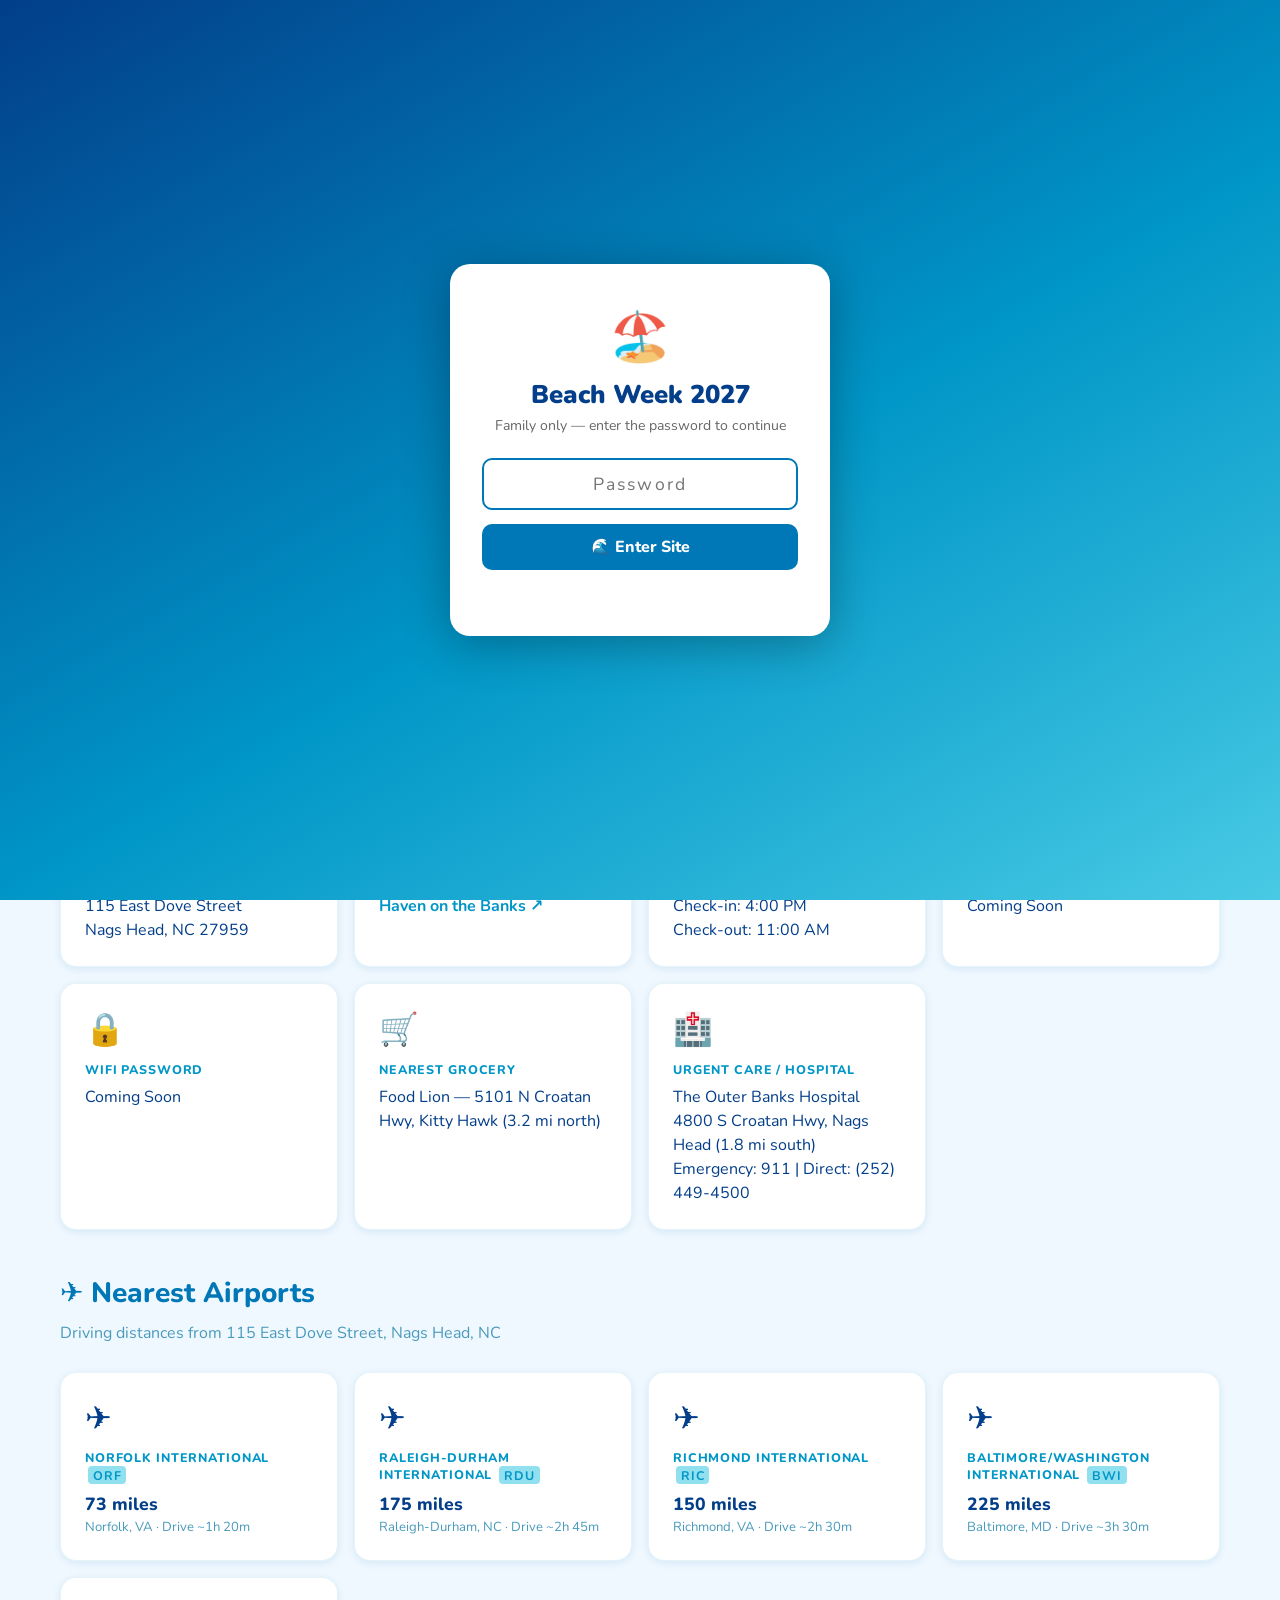
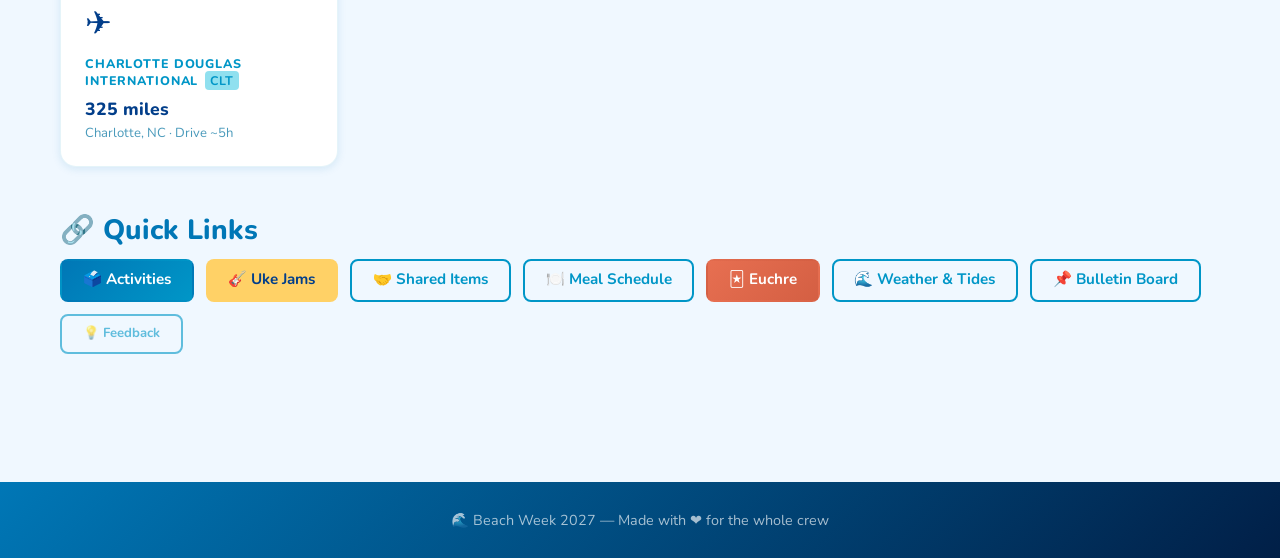
<file: index.html>
<!DOCTYPE html>
<html lang="en">
<head>
  <meta charset="UTF-8">
  <meta name="viewport" content="width=device-width, initial-scale=1.0">
  <title>Beach Week — Home</title>
  <link rel="stylesheet" href="styles.css">
  <script src="config.js"></script>
  <style>
    /* ── Easter Egg: Countdown Panic Mode ── */
    @keyframes panic-shake {
      0%,100% { transform: translate(0,0) rotate(0deg); }
      20%     { transform: translate(-5px, 2px) rotate(-2deg); }
      40%     { transform: translate(5px,-2px) rotate(2deg); }
      60%     { transform: translate(-4px, 3px) rotate(-1deg); }
      80%     { transform: translate(4px,-1px) rotate(1deg); }
    }
    @keyframes panic-flash {
      0%,100% { color: var(--coral); text-shadow: 0 0 18px rgba(231,111,81,0.9); }
      50%     { color: #e63946;      text-shadow: 0 0 30px rgba(230,57,70,1); }
    }
    @keyframes panic-label-pulse {
      0%,100% { transform: scale(1);    color: #e63946; }
      50%     { transform: scale(1.08); color: #ff6b35; }
    }
    .panic-mode {
      animation: panic-shake 0.12s infinite;
    }
    .panic-mode .countdown-value {
      animation: panic-flash 0.15s infinite !important;
      font-size: 3.2rem !important;
    }
    #countdownLabel.panic-label {
      animation: panic-label-pulse 0.2s infinite;
      font-size: 1.4rem !important;
      font-weight: 900;
    }
  </style>
</head>
<body>

  <!-- ── NAVIGATION ────────────────────────────── -->
  <nav class="navbar">
    <div class="nav-container">
      <div class="nav-brand" id="navBrand">🌊 Beach Week</div>
      <button class="nav-toggle" onclick="toggleNav()" aria-label="Open menu">☰</button>
      <ul class="nav-links" id="navLinks">
        <li><a href="index.html"      class="nav-link">🏠 Home</a></li>
        <li><a href="activities.html" class="nav-link">🗳️ Activities</a></li>
        <li><a href="uke.html"        class="nav-link">🎸 Uke Jams</a></li>
        <li><a href="packing.html"    class="nav-link">🤝 Shared Items</a></li>
        <li><a href="meals.html"      class="nav-link">🍽️ Meals</a></li>
        <li><a href="euchre.html"     class="nav-link">🃏 Euchre</a></li>
        <li><a href="weather.html"    class="nav-link">🌊 Weather/Tide</a></li>
        <li><a href="board.html"      class="nav-link">📌 Board</a></li>
        <li><a href="suggest.html"    class="nav-link nav-link-subtle">💡 Feedback</a></li>
      </ul>
    </div>
  </nav>

  <!-- ── HERO BANNER ───────────────────────────── -->
  <section class="hero">
    <h1 class="hero-title" id="heroTitle">🏖️ Beach Week</h1>
    <p class="hero-subtitle">The whole family, together again!</p>
    <p class="hero-dates" id="heroDates">📅 Loading dates…</p>
    <p class="hero-location" id="heroLocation">📍 Outer Banks, NC</p>
  </section>

  <!-- ── MAIN CONTENT ──────────────────────────── -->
  <main class="main-content">

    <!-- Countdown Timer -->
    <section class="countdown-section">
      <div class="countdown-label-text" id="countdownLabel">⏳ Counting down to beach week…</div>
      <div class="countdown-timer" id="countdownTimer">
        <div class="countdown-unit">
          <div class="countdown-value" id="cdDays">--</div>
          <div class="countdown-unit-label">Days</div>
        </div>
        <div class="countdown-unit">
          <div class="countdown-value" id="cdHours">--</div>
          <div class="countdown-unit-label">Hours</div>
        </div>
        <div class="countdown-unit">
          <div class="countdown-value" id="cdMinutes">--</div>
          <div class="countdown-unit-label">Mins</div>
        </div>
        <div class="countdown-unit">
          <div class="countdown-value" id="cdSeconds">--</div>
          <div class="countdown-unit-label">Secs</div>
        </div>
      </div>
      <p class="countdown-message hidden" id="countdownMsg"></p>
    </section>

    <!-- House Info Cards -->
    <section class="section">
      <h2 class="section-title">🏡 House Info &amp; Logistics</h2>
      <p class="section-subtitle">Everything you need for a smooth arrival and a great stay.</p>
      <div class="info-grid" id="infoGrid"></div>
    </section>

    <!-- Nearest Airports -->
    <section class="section">
      <h2 class="section-title">✈️ Nearest Airports</h2>
      <p class="section-subtitle">Driving distances from 115 East Dove Street, Nags Head, NC</p>
      <div class="info-grid" id="airportGrid"></div>
    </section>

    <!-- Quick Links -->
    <section class="section">
      <h2 class="section-title">🔗 Quick Links</h2>
      <div class="flex flex-wrap flex-gap">
        <a href="activities.html" class="btn btn-primary">🗳️ Activities</a>
        <a href="uke.html"        class="btn btn-secondary">🎸 Uke Jams</a>
        <a href="packing.html"    class="btn btn-ghost">🤝 Shared Items</a>
        <a href="meals.html"      class="btn btn-ghost">🍽️ Meal Schedule</a>
        <a href="euchre.html"     class="btn btn-coral">🃏 Euchre</a>
        <a href="weather.html"    class="btn btn-ghost">🌊 Weather &amp; Tides</a>
        <a href="board.html"      class="btn btn-ghost">📌 Bulletin Board</a>
        <a href="suggest.html"    class="btn btn-ghost" style="opacity:0.6;font-size:0.82rem;">💡 Feedback</a>
      </div>
    </section>

  </main>

  <!-- ── FOOTER ─────────────────────────────────── -->
  <footer class="site-footer">
    <p id="footerText">🌊 Beach Week — Made with ❤️ for the whole crew</p>
  </footer>

  <script>
    setNavBrand();
    setFooter();
    setActiveNav('index.html');

    // Hero content from config
    document.getElementById('heroTitle').innerHTML = `<span id="beachIcon" style="cursor:pointer;display:inline-block;" title="🌊">🏖️</span> ${siteName()}`;
    document.getElementById('heroDates').textContent    = `📅 ${CONFIG.dates.start} – ${CONFIG.dates.end}`;
    document.getElementById('heroLocation').textContent = `📍 ${CONFIG.location}`;
    document.title = `${siteName()} — Home`;

    // ── Info cards ────────────────────────────────
    const wifiComingSoon = CONFIG.house.wifi.network === 'Coming Soon';
    const CARDS = [
      { icon: '📍', title: 'House Address',        value: CONFIG.house.address },
      { icon: '🏠', title: 'Rental Website',       value: CONFIG.house.name, link: CONFIG.house.website },
      { icon: '🔑', title: 'Check-In / Check-Out', value: `Check-in: ${CONFIG.house.checkin}\nCheck-out: ${CONFIG.house.checkout}` },
      { icon: '📶', title: 'WiFi Network',          value: CONFIG.house.wifi.network,  mono: !wifiComingSoon },
      { icon: '🔒', title: 'WiFi Password',         value: CONFIG.house.wifi.password, mono: !wifiComingSoon },
      { icon: '🛒', title: 'Nearest Grocery',       value: CONFIG.house.grocery },
      { icon: '🏥', title: 'Urgent Care / Hospital',value: CONFIG.house.urgentCare }
    ];

    const grid = document.getElementById('infoGrid');
    CARDS.forEach(c => {
      const div = document.createElement('div');
      div.className = 'card';
      const valueHtml = c.link
        ? `<a href="${c.link}" target="_blank" rel="noopener" class="card-value" style="display:inline-block; color:var(--ocean-mid); font-weight:700;">${c.value} ↗</a>`
        : `<div class="card-value${c.mono ? ' mono' : ''}">${c.value}</div>`;
      div.innerHTML = `
        <div class="card-icon">${c.icon}</div>
        <div class="card-title">${c.title}</div>
        ${valueHtml}
      `;
      grid.appendChild(div);
    });

    // ── Nearest airports ──────────────────────────
    const AIRPORTS = [
      { code: 'ORF', name: 'Norfolk International',           city: 'Norfolk, VA',           miles: 73,  drive: '~1h 20m' },
      { code: 'RDU', name: 'Raleigh-Durham International',    city: 'Raleigh-Durham, NC',    miles: 175, drive: '~2h 45m' },
      { code: 'RIC', name: 'Richmond International',          city: 'Richmond, VA',          miles: 150, drive: '~2h 30m' },
      { code: 'BWI', name: 'Baltimore/Washington International', city: 'Baltimore, MD',       miles: 225, drive: '~3h 30m' },
      { code: 'CLT', name: 'Charlotte Douglas International', city: 'Charlotte, NC',         miles: 325, drive: '~5h' },
    ];

    const airportGrid = document.getElementById('airportGrid');
    AIRPORTS.forEach(ap => {
      const div = document.createElement('div');
      div.className = 'card';
      div.innerHTML = `
        <div class="card-icon">✈️</div>
        <div class="card-title">${ap.name} <span style="font-size:0.78rem;font-weight:700;color:var(--ocean-mid);background:var(--sky-blue);border-radius:4px;padding:0.05rem 0.3rem;margin-left:0.2rem;">${ap.code}</span></div>
        <div class="card-value" style="font-size:1.1rem;font-weight:800;color:var(--text-dark);">${ap.miles} miles</div>
        <div style="font-size:0.82rem;color:var(--text-light);margin-top:0.1rem;">${ap.city} · Drive ${ap.drive}</div>
      `;
      airportGrid.appendChild(div);
    });

    // ── Countdown timer ───────────────────────────
    function updateCountdown() {
      const target = new Date(CONFIG.dates.startISO + 'T16:00:00');
      const end    = new Date(CONFIG.dates.endISO   + 'T10:00:00');
      const now    = new Date();
      const timer  = document.getElementById('countdownTimer');
      const msg    = document.getElementById('countdownMsg');
      const label  = document.getElementById('countdownLabel');

      if (now >= target && now <= end) {
        timer.classList.add('hidden');
        msg.classList.remove('hidden');
        msg.textContent = '🎉 BEACH WEEK IS HERE! Enjoy every moment! 🌊';
        label.textContent = '🏖️ It\'s Beach Week!';
        return;
      }
      if (now > end) {
        timer.classList.add('hidden');
        msg.classList.remove('hidden');
        msg.textContent = '📸 What an amazing week — see you next year! 🌊';
        label.textContent = '😢 Until Next Year…';
        return;
      }

      const diff = target - now;
      const days    = Math.floor(diff / 864e5);
      const hours   = Math.floor((diff % 864e5) / 36e5);
      const minutes = Math.floor((diff % 36e5)  / 6e4);
      const seconds = Math.floor((diff % 6e4)   / 1e3);

      document.getElementById('cdDays').textContent    = String(days).padStart(2, '0');
      document.getElementById('cdHours').textContent   = String(hours).padStart(2, '0');
      document.getElementById('cdMinutes').textContent = String(minutes).padStart(2, '0');
      document.getElementById('cdSeconds').textContent = String(seconds).padStart(2, '0');
    }

    updateCountdown();
    setInterval(updateCountdown, 1000);

    // ── Easter Egg: Countdown Panic Mode ──────────
    (function() {
      let clicks    = 0;
      let active    = false;
      let resetTimer = null;
      const timerEl = document.getElementById('countdownTimer');
      const labelEl = document.getElementById('countdownLabel');

      timerEl.style.cursor = 'pointer';

      timerEl.addEventListener('click', function() {
        if (active) return;
        clicks++;
        // Reset click count if they stop clicking for 2.5s
        clearTimeout(resetTimer);
        resetTimer = setTimeout(() => { clicks = 0; }, 2500);
        if (clicks >= 10) {
          clicks = 0;
          triggerPanic();
        }
      });

      function triggerPanic() {
        active = true;
        const origLabel = labelEl.textContent;

        // Dramatic label
        labelEl.textContent = '😱 TOO MANY DAYS!!';
        labelEl.classList.add('panic-label');
        timerEl.classList.add('panic-mode');

        // Spin the numbers like they've lost their minds
        const spinInterval = setInterval(() => {
          document.getElementById('cdDays').textContent    = String(Math.floor(Math.random() * 99999)).padStart(5, '0');
          document.getElementById('cdHours').textContent   = String(Math.floor(Math.random() * 99)).padStart(2, '0');
          document.getElementById('cdMinutes').textContent = String(Math.floor(Math.random() * 99)).padStart(2, '0');
          document.getElementById('cdSeconds').textContent = String(Math.floor(Math.random() * 99)).padStart(2, '0');
        }, 40);

        // Confetti!
        dropConfetti();

        // Reset after 4 seconds
        setTimeout(() => {
          clearInterval(spinInterval);
          labelEl.textContent = origLabel;
          labelEl.classList.remove('panic-label');
          timerEl.classList.remove('panic-mode');
          updateCountdown(); // restore real values
          active = false;
        }, 4000);
      }

      // ── Canvas confetti ───────────────────────────
      function dropConfetti() {
        const canvas = document.createElement('canvas');
        canvas.style.cssText = 'position:fixed;top:0;left:0;width:100%;height:100%;pointer-events:none;z-index:9990;';
        canvas.width  = window.innerWidth;
        canvas.height = window.innerHeight;
        document.body.appendChild(canvas);
        const ctx = canvas.getContext('2d');

        const COLORS = ['#ffd166','#e76f51','#06d6a0','#118ab2','#ef476f','#f4d35e','#ee964b','#a8dadc'];
        const pieces = Array.from({ length: 160 }, () => ({
          x:        Math.random() * canvas.width,
          y:        -10 - Math.random() * 300,
          w:        7 + Math.random() * 9,
          h:        4 + Math.random() * 7,
          color:    COLORS[Math.floor(Math.random() * COLORS.length)],
          rot:      Math.random() * Math.PI * 2,
          rotSpeed: (Math.random() - 0.5) * 0.18,
          vx:       (Math.random() - 0.5) * 3.5,
          vy:       3.5 + Math.random() * 5,
          gravity:  0.08 + Math.random() * 0.06,
        }));

        let frame = 0;
        const MAX_FRAMES = 200; // ~3.3s at 60fps

        (function animate() {
          ctx.clearRect(0, 0, canvas.width, canvas.height);
          pieces.forEach(p => {
            p.vy  += p.gravity;
            p.x   += p.vx;
            p.y   += p.vy;
            p.rot += p.rotSpeed;
            ctx.save();
            ctx.translate(p.x, p.y);
            ctx.rotate(p.rot);
            ctx.fillStyle = p.color;
            ctx.fillRect(-p.w / 2, -p.h / 2, p.w, p.h);
            ctx.restore();
          });
          frame++;
          if (frame < MAX_FRAMES) requestAnimationFrame(animate);
          else canvas.remove();
        })();
      }
    })();

    // ── Easter Egg: Beach Hop Mini-Game ───────────
    (function() {
      const iconEl = document.getElementById('beachIcon');
      if (!iconEl) return;
      iconEl.style.cursor = 'pointer';
      iconEl.title = '🤫';

      iconEl.addEventListener('click', function() {
        if (document.getElementById('beachHopOverlay')) return;

        // ── Overlay ──────────────────────────────────
        const overlay = document.createElement('div');
        overlay.id = 'beachHopOverlay';
        overlay.style.cssText = 'position:fixed;top:0;left:0;width:100%;height:100%;background:rgba(0,0,0,0.82);z-index:9995;display:flex;align-items:center;justify-content:center;';

        const wrap = document.createElement('div');
        wrap.style.cssText = 'position:relative;';

        const canvas = document.createElement('canvas');
        canvas.id    = 'beachHopCanvas';
        canvas.width  = 640;
        canvas.height = 400;
        const maxW = Math.min(window.innerWidth - 32, 640);
        canvas.style.cssText = `display:block;border-radius:14px;box-shadow:0 8px 40px rgba(0,0,0,0.6);width:${maxW}px;height:auto;`;

        const closeBtn = document.createElement('button');
        closeBtn.textContent = '✕';
        closeBtn.style.cssText = 'position:absolute;top:-14px;right:-14px;width:34px;height:34px;border-radius:50%;border:none;background:#fff;color:#333;font-size:1.1rem;font-weight:700;cursor:pointer;line-height:34px;padding:0;box-shadow:0 2px 8px rgba(0,0,0,0.3);';
        closeBtn.onclick = () => overlay.remove();

        wrap.appendChild(canvas);
        wrap.appendChild(closeBtn);
        overlay.appendChild(wrap);
        overlay.addEventListener('click', e => { if (e.target === overlay) overlay.remove(); });
        document.body.appendChild(overlay);

        // ── Game ─────────────────────────────────────
        const ctx = canvas.getContext('2d');
        const W = 640, H = 400;
        const GROUND_Y = H - 70;
        const GRAVITY  = 0.52;

        let state = 'start', score = 0, coins = 0, distance = 0, gameSpeed = 1.6;
        let platforms = [], coinsList = [], seagulls = [], particles = [];
        let frameId, lastTime = 0;
        let seagullTimer = 200;

        const PLAYER = { x:0, y:0, w:28, h:36, vy:0, onGround:false, jumpsLeft:1 };

        const UMBRELLA_COLORS = ['#e63946','#2a9d8f','#e9c46a','#f4a261','#457b9d','#e76f51'];

        function initGame() {
          platforms = []; coinsList = []; seagulls = []; particles = [];
          score = 0; coins = 0; distance = 0; gameSpeed = 1.6; seagullTimer = 260;
          let px = 50;
          for (let i = 0; i < 6; i++) {
            const pw = 90 + Math.random() * 40;
            const py = GROUND_Y - 55 - Math.random() * 50;
            platforms.push({ x:px, y:py, w:pw, color: UMBRELLA_COLORS[i % 6] });
            if (Math.random() > 0.3) coinsList.push({ x:px+pw/2, y:py-38, r:10, collected:false, bob:Math.random()*Math.PI*2 });
            px += pw + 40 + Math.random() * 30;
          }
          PLAYER.x = platforms[0].x + platforms[0].w/2 - PLAYER.w/2;
          PLAYER.y = platforms[0].y - PLAYER.h;
          PLAYER.vy = 0; PLAYER.onGround = true; PLAYER.jumpsLeft = 1;
        }

        function spawnPlatform() {
          const last = platforms[platforms.length-1];
          const baseGap = Math.min(40 + distance * 2.2, 160);
          const px = last ? last.x + last.w + baseGap + Math.random() * baseGap * 0.5 : W+50;
          const pw = Math.max(55, 95 - distance * 0.8) + Math.random() * 30;
          const py = GROUND_Y - 48 - Math.random()*100;
          const color = UMBRELLA_COLORS[Math.floor(Math.random()*6)];
          platforms.push({ x:px, y:py, w:pw, color });
          if (Math.random() > 0.28) coinsList.push({ x:px+pw/2, y:py-38, r:10, collected:false, bob:Math.random()*Math.PI*2 });
        }

        function spawnSeagull() {
          seagulls.push({ x:W+40, y:50+Math.random()*(H*0.45), vy:0, swooping:false, speed:3+Math.random()*2.5, wing:Math.random()*Math.PI*2 });
        }

        function doJump() {
          if (state === 'start') { state='playing'; initGame(); return; }
          if (state === 'dead')  { state='playing'; initGame(); return; }
          if (PLAYER.jumpsLeft > 0) {
            PLAYER.vy = -11; PLAYER.onGround = false; PLAYER.jumpsLeft--;
          }
        }

        canvas.addEventListener('click', doJump);

        const onKey = e => {
          if (e.code === 'Space' || e.code === 'ArrowUp') { e.preventDefault(); doJump(); }
          if (e.code === 'Escape') overlay.remove();
        };
        document.addEventListener('keydown', onKey);

        // Cleanup listeners when overlay is removed
        const mo = new MutationObserver(() => {
          if (!document.getElementById('beachHopOverlay')) {
            cancelAnimationFrame(frameId);
            document.removeEventListener('keydown', onKey);
            mo.disconnect();
          }
        });
        mo.observe(document.body, { childList: true });

        // ── Update ────────────────────────────────────
        function update() {
          if (state !== 'playing') return;

          distance += gameSpeed * 0.01;
          gameSpeed = Math.min(7, 1.6 + distance * 0.055);

          platforms.forEach(p  => p.x -= gameSpeed);
          coinsList.forEach(c  => c.x -= gameSpeed);
          seagulls.forEach(s   => { s.x -= s.speed; s.wing += 0.16; });
          platforms  = platforms.filter(p => p.x + p.w > -10);
          coinsList  = coinsList.filter(c => c.x > -20 && !c._gone);
          seagulls   = seagulls.filter(s => s.x > -60 && !s._gone);
          particles  = particles.filter(p => p.life-- > 0);

          const last = platforms[platforms.length-1];
          if (!last || last.x + last.w < W+10) spawnPlatform();

          seagullTimer--;
          if (seagullTimer <= 0) { spawnSeagull(); seagullTimer = 110 + Math.floor(Math.random()*110); }

          // Gravity
          PLAYER.vy += GRAVITY;
          PLAYER.y  += PLAYER.vy;
          PLAYER.onGround = false;

          // Platform landing
          if (PLAYER.vy >= 0) {
            for (const p of platforms) {
              if (PLAYER.x + PLAYER.w > p.x+8 && PLAYER.x < p.x+p.w-8 &&
                  PLAYER.y + PLAYER.h >= p.y && PLAYER.y + PLAYER.h <= p.y + 22 + Math.abs(PLAYER.vy)+2) {
                PLAYER.y = p.y - PLAYER.h; PLAYER.vy = 0;
                PLAYER.onGround = true; PLAYER.jumpsLeft = 1; break;
              }
            }
          }

          // Coin collection
          coinsList.forEach(c => {
            if (c.collected) return;
            const dx = c.x - (PLAYER.x + PLAYER.w/2), dy = c.y - (PLAYER.y + PLAYER.h/2);
            if (Math.sqrt(dx*dx+dy*dy) < c.r + PLAYER.w/2 + 4) {
              c.collected = true; c._gone = true; coins++; score += 10;
              for (let i=0;i<7;i++) particles.push({ x:c.x, y:c.y, vx:(Math.random()-.5)*5, vy:(Math.random()-.5)*4-2, life:32, maxLife:32, color:'#ffd166' });
            }
          });

          // Seagull swoop + collision
          seagulls.forEach(s => {
            if (!s.swooping && s.x < PLAYER.x+220 && s.x > PLAYER.x-80) s.swooping = true;
            if (s.swooping) { s.vy += ((PLAYER.y+PLAYER.h/2) - s.y)*0.045; s.vy = Math.max(-7,Math.min(7,s.vy)); s.y += s.vy; }
            if (Math.abs(s.x-(PLAYER.x+PLAYER.w/2))<24 && Math.abs(s.y-(PLAYER.y+PLAYER.h/2))<24) {
              PLAYER.vy = -5; PLAYER.onGround = false; s._gone = true;
              for (let i=0;i<8;i++) particles.push({ x:s.x, y:s.y, vx:(Math.random()-.5)*6, vy:(Math.random()-.5)*4-1, life:40, maxLife:40, color:'#ddd' });
            }
          });

          score = Math.floor(distance*10) + coins*10;
          if (PLAYER.y > H+60) state = 'dead';
        }

        // ── Draw ──────────────────────────────────────
        function draw(t) {
          // Sky
          const sky = ctx.createLinearGradient(0,0,0,H*0.75);
          sky.addColorStop(0,'#5ab4e0'); sky.addColorStop(1,'#ffdda1');
          ctx.fillStyle = sky; ctx.fillRect(0,0,W,H);

          // Ocean strip
          ctx.fillStyle='#1a8fa8'; ctx.fillRect(0,GROUND_Y-12,W,16);

          // Sand
          const sand = ctx.createLinearGradient(0,GROUND_Y,0,H);
          sand.addColorStop(0,'#f4d47a'); sand.addColorStop(1,'#e8b84b');
          ctx.fillStyle=sand; ctx.fillRect(0,GROUND_Y,W,H-GROUND_Y);

          // Clouds
          ctx.fillStyle='rgba(255,255,255,0.72)';
          [[80,38,50,16],[220,22,68,20],[430,50,52,16],[565,30,60,18]].forEach(([cx,cy,cw,ch])=>{ ctx.beginPath();ctx.ellipse(cx,cy,cw,ch,0,0,Math.PI*2);ctx.fill(); });

          if (state === 'start') { drawStartScreen(); return; }

          // Umbrellas
          platforms.forEach(p => drawUmbrella(p));

          // Coins
          coinsList.forEach(c => {
            if (c.collected) return;
            const bob = Math.sin(t*0.003+(c.bob||0))*4;
            ctx.beginPath(); ctx.arc(c.x,c.y+bob,c.r,0,Math.PI*2);
            ctx.fillStyle='#ffd166'; ctx.fill();
            ctx.strokeStyle='#e8a000'; ctx.lineWidth=2; ctx.stroke();
            ctx.fillStyle='#a06000'; ctx.font='bold 10px sans-serif';
            ctx.textAlign='center'; ctx.textBaseline='middle';
            ctx.fillText('$',c.x,c.y+bob);
          });

          // Seagulls
          seagulls.forEach(s => drawSeagull(s));

          // Player
          drawPlayer(t);

          // Particles
          particles.forEach(p => {
            ctx.save(); ctx.globalAlpha=p.life/p.maxLife;
            ctx.fillStyle=p.color; ctx.beginPath(); ctx.arc(p.x,p.y,4,0,Math.PI*2); ctx.fill();
            ctx.restore();
          });

          // HUD
          ctx.fillStyle='rgba(0,0,0,0.42)';
          ctx.beginPath(); ctx.roundRect(8,8,178,46,8); ctx.fill();
          ctx.fillStyle='#fff'; ctx.font='bold 14px sans-serif';
          ctx.textAlign='left'; ctx.textBaseline='top';
          ctx.fillText(`🏅 Score: ${score}`,16,14);
          ctx.fillText(`🪙 Coins: ${coins}`,16,32);

          if (state === 'dead') drawDeathScreen();
        }

        function drawUmbrella(p) {
          const cx = p.x + p.w/2;
          // Pole
          ctx.strokeStyle='#8b6914'; ctx.lineWidth=3;
          ctx.beginPath(); ctx.moveTo(cx, p.y); ctx.lineTo(cx, p.y+50); ctx.stroke();
          // Canopy
          ctx.beginPath(); ctx.arc(cx, p.y, p.w/2, Math.PI, 0);
          ctx.fillStyle=p.color; ctx.fill();
          // Stripes
          ctx.save(); ctx.beginPath(); ctx.arc(cx,p.y,p.w/2,Math.PI,0); ctx.clip();
          ctx.fillStyle='rgba(255,255,255,0.22)';
          for (let i=-2;i<5;i++) ctx.fillRect(cx+i*(p.w/5)-p.w/10,p.y-p.w/2,p.w/10,p.w/2);
          ctx.restore();
          // Border
          ctx.beginPath(); ctx.arc(cx,p.y,p.w/2,Math.PI,0);
          ctx.strokeStyle='rgba(0,0,0,0.18)'; ctx.lineWidth=2; ctx.stroke();
          // Fringe dots
          ctx.fillStyle=p.color;
          for (let i=0;i<8;i++) {
            const a=Math.PI+(i/7)*Math.PI;
            ctx.beginPath(); ctx.arc(cx+Math.cos(a)*p.w/2,p.y+Math.sin(a)*p.w/2,5,0,Math.PI*2); ctx.fill();
          }
        }

        function drawPlayer(t) {
          const { x, y, w, h, onGround } = PLAYER;
          const cx = x+w/2;
          // Body
          ctx.fillStyle='#e63946'; ctx.fillRect(x+6,y+14,w-12,h-18);
          // Head
          ctx.beginPath(); ctx.arc(cx,y+8,10,0,Math.PI*2); ctx.fillStyle='#fdbcb4'; ctx.fill();
          // Sunglasses
          ctx.fillStyle='#333'; ctx.fillRect(cx-9,y+5,7,4); ctx.fillRect(cx+2,y+5,7,4);
          // Arms
          const swing = onGround ? Math.sin(t*0.009)*0.35 : -0.5;
          ctx.strokeStyle='#fdbcb4'; ctx.lineWidth=4; ctx.lineCap='round';
          ctx.beginPath(); ctx.moveTo(x+6,y+18); ctx.lineTo(x-5,y+24+Math.sin(swing)*5); ctx.stroke();
          ctx.beginPath(); ctx.moveTo(x+w-6,y+18); ctx.lineTo(x+w+5,y+24-Math.sin(swing)*5); ctx.stroke();
          // Legs
          ctx.beginPath(); ctx.moveTo(cx-4,y+h-8); ctx.lineTo(cx-4+Math.sin(swing)*6,y+h); ctx.stroke();
          ctx.beginPath(); ctx.moveTo(cx+4,y+h-8); ctx.lineTo(cx+4-Math.sin(swing)*6,y+h); ctx.stroke();
        }

        function drawSeagull(s) {
          const wing = Math.sin(s.wing)*12;
          ctx.fillStyle='#eee'; ctx.beginPath(); ctx.ellipse(s.x,s.y,14,7,0,0,Math.PI*2); ctx.fill();
          ctx.strokeStyle='#ccc'; ctx.lineWidth=3; ctx.lineCap='round';
          ctx.beginPath(); ctx.moveTo(s.x-14,s.y); ctx.quadraticCurveTo(s.x-22,s.y-wing,s.x-30,s.y-wing/2); ctx.stroke();
          ctx.beginPath(); ctx.moveTo(s.x+14,s.y); ctx.quadraticCurveTo(s.x+22,s.y-wing,s.x+30,s.y-wing/2); ctx.stroke();
          ctx.fillStyle='#f4a261'; ctx.beginPath(); ctx.moveTo(s.x+14,s.y); ctx.lineTo(s.x+20,s.y+2); ctx.lineTo(s.x+14,s.y+4); ctx.closePath(); ctx.fill();
          ctx.fillStyle='#333'; ctx.beginPath(); ctx.arc(s.x+8,s.y-2,2.5,0,Math.PI*2); ctx.fill();
        }

        function drawStartScreen() {
          ctx.fillStyle='rgba(0,40,80,0.74)';
          ctx.beginPath(); ctx.roundRect(W/2-185,H/2-105,370,210,14); ctx.fill();
          ctx.strokeStyle='#ffd166'; ctx.lineWidth=3;
          ctx.beginPath(); ctx.roundRect(W/2-185,H/2-105,370,210,14); ctx.stroke();
          ctx.fillStyle='#ffd166'; ctx.font='bold 28px sans-serif'; ctx.textAlign='center'; ctx.textBaseline='middle';
          ctx.fillText('🏖️ Beach Hop!',W/2,H/2-55);
          ctx.fillStyle='#fff'; ctx.font='16px sans-serif';
          ctx.fillText('Jump between umbrellas before you fall!',W/2,H/2-16);
          ctx.fillText('Collect 🪙 coins  •  Dodge 🐦 seagulls',W/2,H/2+12);
          ctx.fillStyle='#ffd166'; ctx.font='bold 18px sans-serif';
          ctx.fillText('Click or press SPACE to start',W/2,H/2+58);
        }

        function drawDeathScreen() {
          ctx.fillStyle='rgba(0,0,0,0.62)'; ctx.fillRect(0,0,W,H);
          ctx.fillStyle='#ff6b6b'; ctx.font='bold 34px sans-serif'; ctx.textAlign='center'; ctx.textBaseline='middle';
          ctx.fillText('🌊 Splash!',W/2,H/2-62);
          ctx.fillStyle='#fff'; ctx.font='20px sans-serif';
          ctx.fillText(`Final Score: ${score}`,W/2,H/2-18);
          ctx.fillText(`Coins: ${coins} 🪙`,W/2,H/2+14);
          ctx.fillStyle='#ffd166'; ctx.font='bold 18px sans-serif';
          ctx.fillText('Click or SPACE to play again!',W/2,H/2+62);
        }

        // ── Loop ──────────────────────────────────────
        function loop(t) {
          const dt = Math.min(t - lastTime, 50); lastTime = t;
          update(dt); draw(t);
          frameId = requestAnimationFrame(loop);
        }
        frameId = requestAnimationFrame(loop);
      });
    })();
  </script>
</body>
</html>
</file>
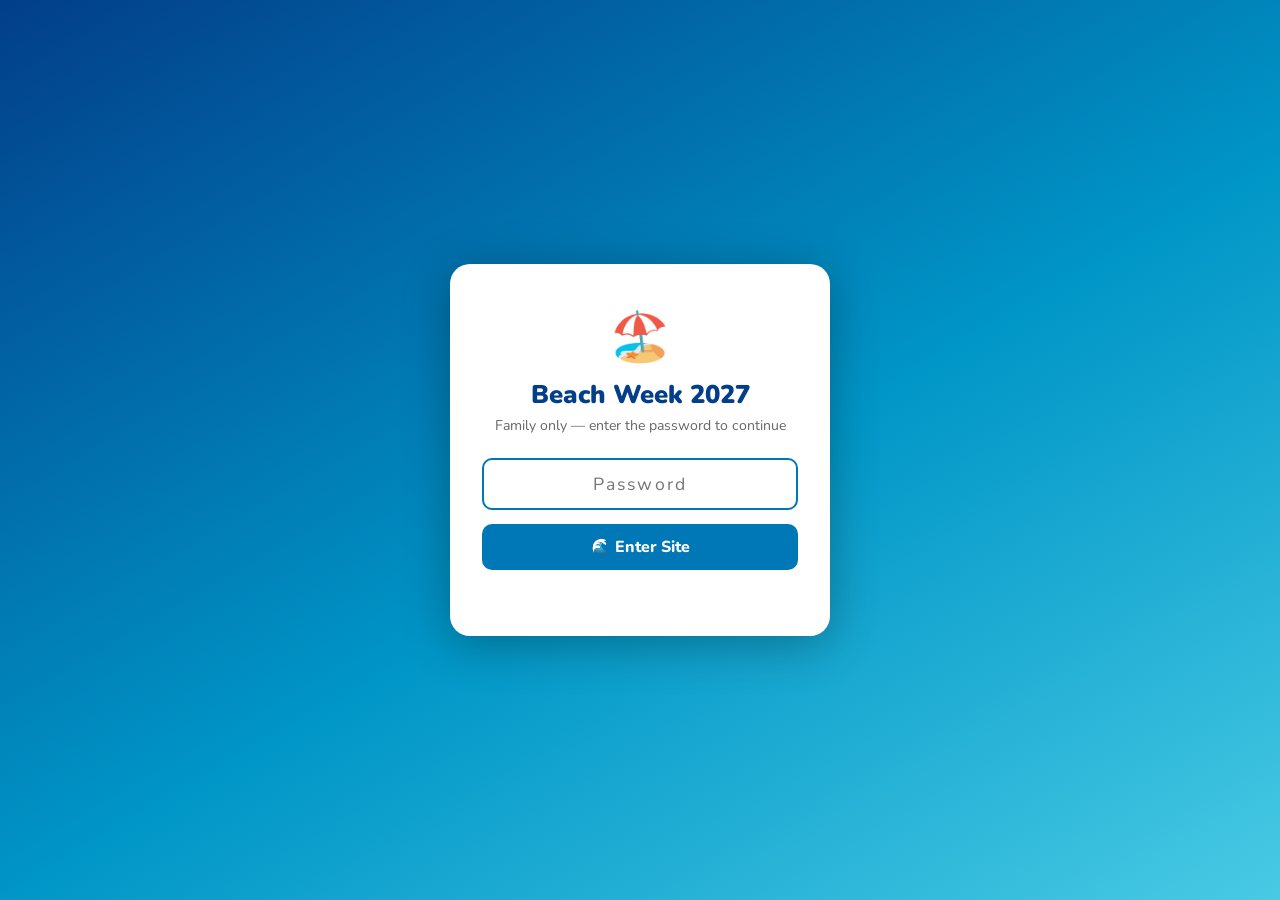
<file: photos.html>
<!DOCTYPE html>
<html lang="en">
<head>
  <meta charset="UTF-8">
  <meta name="viewport" content="width=device-width, initial-scale=1.0">
  <title>Beach Week — Photo Wall</title>
  <link rel="stylesheet" href="styles.css">
  <script src="config.js"></script>
  <style>
    #uploadPreview {
      max-width: 220px;
      max-height: 160px;
      border-radius: 8px;
      margin-top: 0.5rem;
      display: none;
      border: 2px solid var(--sky-blue);
    }
    .photo-count-badge {
      background: var(--ocean-mid);
      color: #fff;
      border-radius: 99px;
      padding: 0.15rem 0.65rem;
      font-size: 0.82rem;
      font-weight: 700;
      margin-left: 0.5rem;
      vertical-align: middle;
    }
  </style>
</head>
<body>

  <!-- ── NAVIGATION ────────────────────────────── -->
  <nav class="navbar">
    <div class="nav-container">
      <div class="nav-brand" id="navBrand">🌊 Beach Week</div>
      <button class="nav-toggle" onclick="toggleNav()" aria-label="Open menu">☰</button>
      <ul class="nav-links" id="navLinks">
        <li><a href="index.html"      class="nav-link">🏠 Home</a></li>
        <li><a href="activities.html" class="nav-link">🗳️ Activities</a></li>
        <li><a href="uke.html"        class="nav-link">🎸 Uke Jams</a></li>
        <li><a href="packing.html"    class="nav-link">🤝 Shared Items</a></li>
        <li><a href="meals.html"      class="nav-link">🍽️ Meals</a></li>
        <li><a href="euchre.html"     class="nav-link">🃏 Euchre</a></li>
        <li><a href="weather.html"    class="nav-link">🌊 Weather/Tide</a></li>
        <li><a href="board.html"      class="nav-link">📌 Board</a></li>
        <li><a href="suggest.html"    class="nav-link nav-link-subtle">💡 Feedback</a></li>
      </ul>
    </div>
  </nav>

  <!-- ── PAGE HEADER ───────────────────────────── -->
  <header class="page-header">
    <h1>📸 Photo Wall</h1>
    <p>Share the moments — captured forever</p>
  </header>

  <!-- ── MAIN CONTENT ──────────────────────────── -->
  <main class="main-content">

    <!-- Storage notice -->
    <div class="local-storage-note">
      <span>ℹ️</span>
      <span>Photos are stored in <strong>your browser's local storage</strong> — they appear only on this device. Share the photo files directly with family using the download buttons below.</span>
    </div>

    <!-- Header row -->
    <div style="display:flex; align-items:center; justify-content:space-between; flex-wrap:wrap; gap:0.75rem; margin-bottom:1.5rem;">
      <div>
        <h2 class="section-title" style="margin-bottom:0;">Beach Week Memories <span class="photo-count-badge" id="photoCount">0</span></h2>
      </div>
      <button class="btn btn-coral" onclick="toggleUploadForm()">📷 Add a Photo</button>
    </div>

    <!-- Photo Grid -->
    <div id="photoGrid" class="photo-grid"></div>
    <div id="photoEmpty" class="photo-empty hidden">
      <span class="big-icon">📷</span>
      <strong>No photos yet!</strong>
      <p class="mt-1">Be the first to add a beach memory.</p>
    </div>

    <!-- ── UPLOAD FORM (admin-gated) ───────────── -->
    <section class="admin-section hidden mt-3" id="photoUploadForm">
      <div class="admin-section-title">📷 Upload a Photo</div>
      <div class="form-group">
        <label class="form-label">Photo</label>
        <input type="file" id="photoFileInput" class="form-input" accept="image/*" />
        <img id="uploadPreview" alt="Preview" />
        <p class="form-hint">Large photos will be resized automatically. Max recommended: 10 MB.</p>
      </div>
      <div class="form-group">
        <label class="form-label">Your Name</label>
        <input type="text" id="photoName" class="form-input" placeholder="e.g. Uncle Bob" maxlength="60" />
      </div>
      <div class="form-group">
        <label class="form-label">Caption</label>
        <input type="text" id="photoCaption" class="form-input" placeholder="e.g. Best sunrise of the trip!" maxlength="140" />
      </div>
      <p id="uploadError" class="error-text"></p>
      <div class="flex flex-gap flex-wrap">
        <button class="btn btn-primary" onclick="uploadPhoto()">✅ Add to Wall</button>
        <button class="btn btn-ghost"   onclick="clearUploadForm()">✕ Clear</button>
      </div>
    </section>

  </main>

  <!-- ── FOOTER ─────────────────────────────────── -->
  <footer class="site-footer">
    <p id="footerText">🌊 Beach Week — Made with ❤️ for the whole crew</p>
  </footer>

  <script>
    setNavBrand();
    setFooter();
    setActiveNav('photos.html');
    document.title = `${siteName()} — Photos`;

    const PHOTO_KEY = 'bw_photos';
    const MAX_DIMENSION = 1200; // px — resize canvas to this if larger

    // ── Load / save photos ────────────────────────
    function loadPhotos() {
      try { return JSON.parse(localStorage.getItem(PHOTO_KEY)) || []; }
      catch(e) { return []; }
    }
    function savePhotos(arr) {
      try {
        localStorage.setItem(PHOTO_KEY, JSON.stringify(arr));
      } catch(e) {
        alert('Storage full! Try deleting some photos or downloading them first.');
      }
    }

    // ── Render grid ───────────────────────────────
    function renderPhotos() {
      const photos = loadPhotos();
      const grid   = document.getElementById('photoGrid');
      const empty  = document.getElementById('photoEmpty');
      const badge  = document.getElementById('photoCount');
      grid.innerHTML = '';
      badge.textContent = photos.length;

      if (photos.length === 0) {
        empty.classList.remove('hidden');
        return;
      }
      empty.classList.add('hidden');

      photos.slice().reverse().forEach((p, revIdx) => {
        const realIdx = photos.length - 1 - revIdx;
        const item = document.createElement('div');
        item.className = 'photo-item';
        item.innerHTML = `
          <img src="${p.dataUrl}" alt="${escHtml(p.caption || 'Beach photo')}" loading="lazy" />
          <div class="photo-caption">
            <div class="photo-name">${escHtml(p.name)}</div>
            ${p.caption ? `<div class="photo-text">${escHtml(p.caption)}</div>` : ''}
            <div class="photo-actions">
              <a href="${p.dataUrl}" download="beach-week-photo-${realIdx + 1}.jpg" class="btn btn-sm btn-ghost">⬇️ Download</a>
              <button class="btn btn-sm btn-danger" onclick="deletePhoto(${realIdx})">🗑️ Delete</button>
            </div>
          </div>
        `;
        grid.appendChild(item);
      });
    }

    // ── Delete photo ──────────────────────────────
    function deletePhoto(index) {
      if (!confirm('Delete this photo?')) return;
      const photos = loadPhotos();
      photos.splice(index, 1);
      savePhotos(photos);
      renderPhotos();
    }

    // ── Resize image via canvas ───────────────────
    function resizeImage(file, callback) {
      const reader = new FileReader();
      reader.onload = function(e) {
        const img = new Image();
        img.onload = function() {
          let { width, height } = img;
          if (width > MAX_DIMENSION || height > MAX_DIMENSION) {
            const ratio = Math.min(MAX_DIMENSION / width, MAX_DIMENSION / height);
            width  = Math.round(width  * ratio);
            height = Math.round(height * ratio);
          }
          const canvas = document.createElement('canvas');
          canvas.width  = width;
          canvas.height = height;
          canvas.getContext('2d').drawImage(img, 0, 0, width, height);
          callback(canvas.toDataURL('image/jpeg', 0.82));
        };
        img.src = e.target.result;
      };
      reader.readAsDataURL(file);
    }

    // ── Preview on file select ────────────────────
    document.getElementById('photoFileInput').addEventListener('change', function() {
      const file    = this.files[0];
      const preview = document.getElementById('uploadPreview');
      if (!file) { preview.style.display = 'none'; return; }
      resizeImage(file, dataUrl => {
        preview.src = dataUrl;
        preview.style.display = 'block';
      });
    });

    // ── Upload photo ──────────────────────────────
    function uploadPhoto() {
      const file    = document.getElementById('photoFileInput').files[0];
      const name    = document.getElementById('photoName').value.trim();
      const caption = document.getElementById('photoCaption').value.trim();
      const errEl   = document.getElementById('uploadError');

      errEl.textContent = '';
      if (!file)  { errEl.textContent = 'Please select a photo.'; return; }
      if (!name)  { errEl.textContent = 'Please enter your name.'; return; }

      resizeImage(file, dataUrl => {
        const photos = loadPhotos();
        photos.push({ name, caption, dataUrl, ts: Date.now() });
        savePhotos(photos);
        renderPhotos();
        clearUploadForm();
        window.scrollTo({ top: 0, behavior: 'smooth' });
      });
    }

    function clearUploadForm() {
      document.getElementById('photoFileInput').value = '';
      document.getElementById('photoName').value      = '';
      document.getElementById('photoCaption').value   = '';
      document.getElementById('uploadPreview').style.display = 'none';
      document.getElementById('uploadError').textContent     = '';
    }

    function escHtml(str) {
      return String(str).replace(/&/g,'&amp;').replace(/</g,'&lt;').replace(/>/g,'&gt;').replace(/"/g,'&quot;');
    }

    function toggleUploadForm() {
      document.getElementById('photoUploadForm').classList.toggle('hidden');
    }

    // ── Boot ──────────────────────────────────────
    renderPhotos();
  </script>
</body>
</html>
</file>
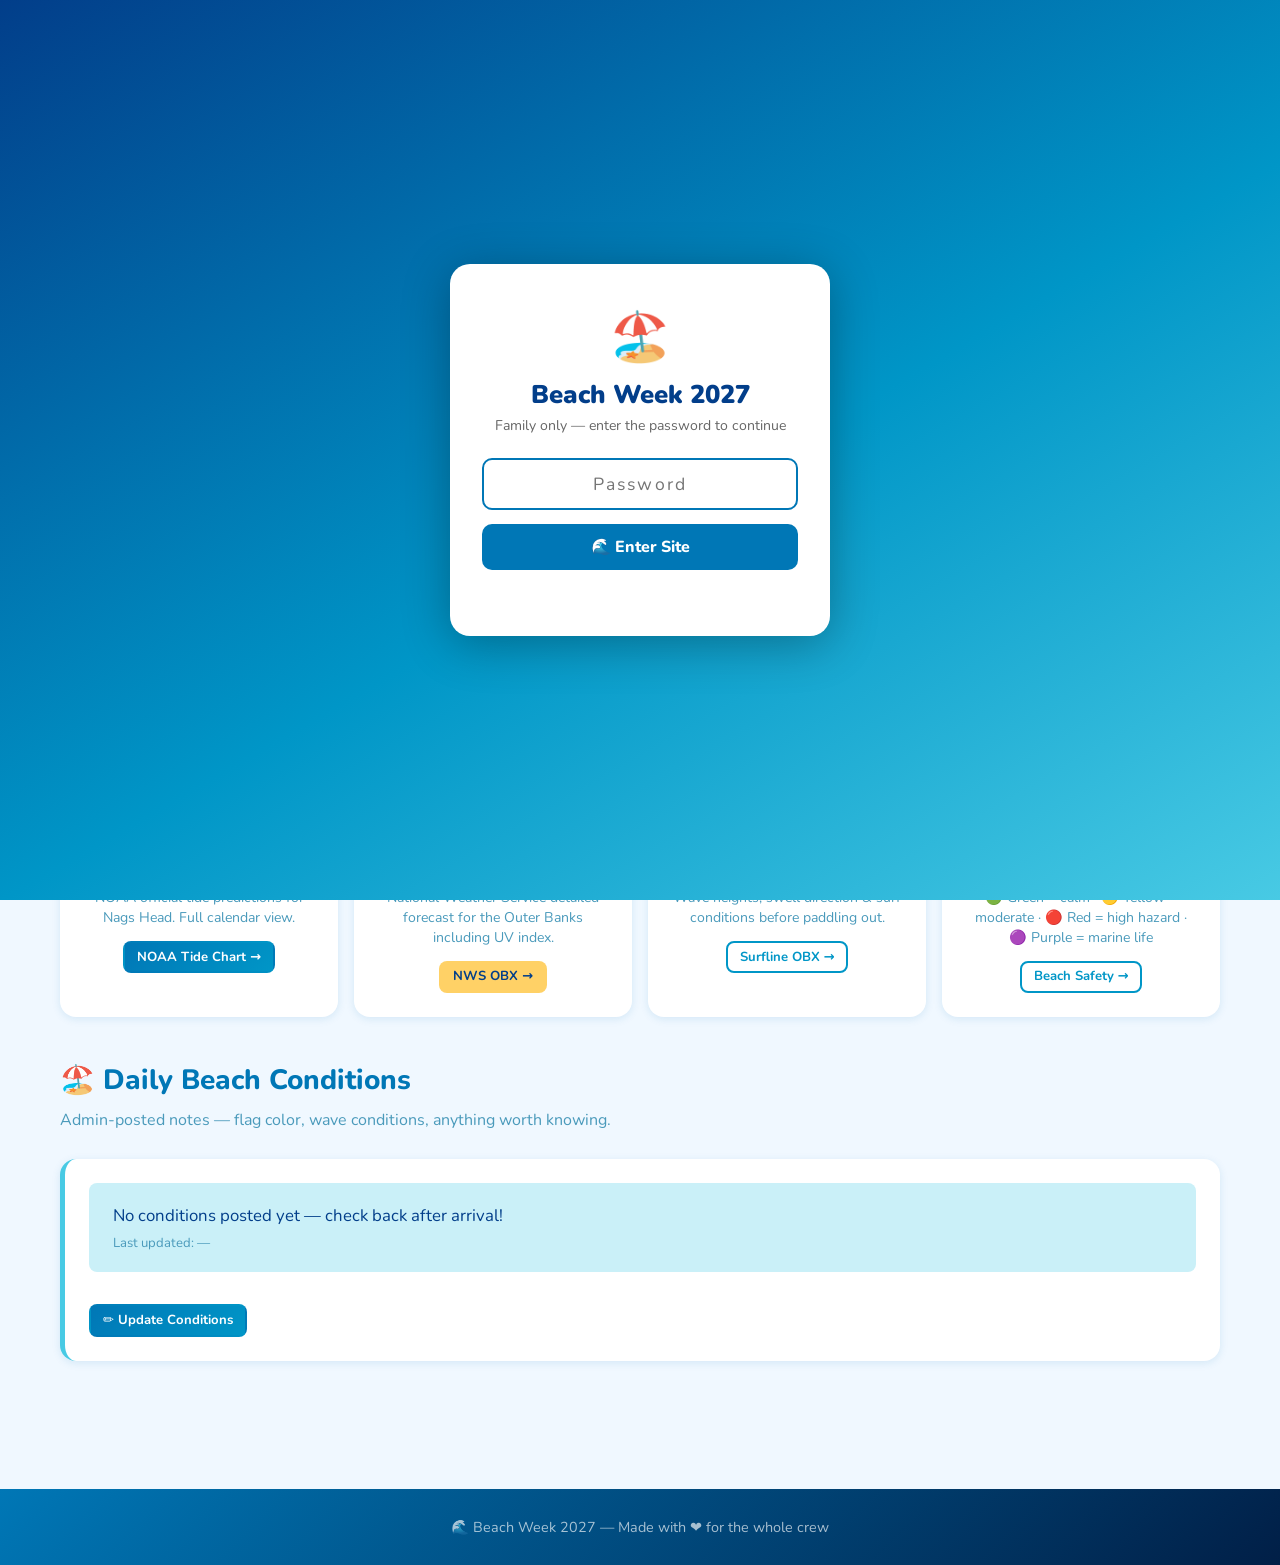
<file: weather.html>
<!DOCTYPE html>
<html lang="en">
<head>
  <meta charset="UTF-8">
  <meta name="viewport" content="width=device-width, initial-scale=1.0">
  <title>Beach Week — Weather &amp; Tides</title>
  <link rel="stylesheet" href="styles.css">
  <script src="config.js"></script>
  <style>
    /* ── Forecast cards ── */
    .forecast-grid {
      display: grid;
      grid-template-columns: repeat(auto-fill, minmax(130px, 1fr));
      gap: 0.75rem;
      margin-bottom: 0.75rem;
    }
    .forecast-card {
      background: var(--white);
      border-radius: var(--card-radius);
      padding: 1rem 0.75rem;
      text-align: center;
      box-shadow: var(--shadow-sm);
      border: 1px solid rgba(0,150,199,0.1);
      display: flex;
      flex-direction: column;
      gap: 0.3rem;
    }
    .fc-dow   { font-size: 0.72rem; font-weight: 800; text-transform: uppercase; letter-spacing: 0.08em; color: var(--ocean-mid); }
    .fc-date  { font-size: 0.8rem;  color: var(--text-light); }
    .fc-icon  { font-size: 2.2rem;  line-height: 1; margin: 0.2rem 0; }
    .fc-desc  { font-size: 0.72rem; color: var(--text-light); line-height: 1.2; min-height: 2em; }
    .fc-temps { font-size: 1rem;    font-weight: 800; color: var(--text-dark); }
    .fc-hi    { color: var(--coral); }
    .fc-lo    { color: var(--ocean-mid); font-weight: 600; font-size: 0.85rem; }
    .fc-detail { font-size: 0.72rem; color: var(--text-light); }
    .fc-detail span { margin: 0 0.2rem; }
    .forecast-loading {
      text-align: center;
      padding: 2rem;
      color: var(--text-light);
    }
    .forecast-error {
      background: var(--error-bg);
      border: 1px solid #f4b3a8;
      border-radius: var(--radius);
      padding: 1rem 1.25rem;
      color: var(--error);
      font-size: 0.9rem;
    }

    /* ── Tide table ── */
    .tide-week-grid {
      display: grid;
      grid-template-columns: repeat(auto-fill, minmax(220px, 1fr));
      gap: 1rem;
    }
    .tide-day-card {
      background: var(--white);
      border-radius: var(--card-radius);
      overflow: hidden;
      box-shadow: var(--shadow-sm);
      border: 1px solid rgba(0,150,199,0.1);
    }
    .tide-day-header {
      background: linear-gradient(135deg, var(--ocean-deep), var(--ocean-mid));
      color: var(--white);
      padding: 0.6rem 1rem;
      display: flex;
      justify-content: space-between;
      align-items: center;
    }
    .tide-day-dow  { font-weight: 800; font-size: 0.95rem; }
    .tide-day-date { font-size: 0.8rem; opacity: 0.85; }
    .tide-entries  { padding: 0.5rem 0; }
    .tide-entry {
      display: flex;
      align-items: center;
      gap: 0.6rem;
      padding: 0.45rem 1rem;
      border-bottom: 1px solid var(--gray-light);
      font-size: 0.9rem;
    }
    .tide-entry:last-child { border-bottom: none; }
    .tide-type-icon { font-size: 1.1rem; flex-shrink: 0; width: 1.4rem; text-align: center; }
    .tide-type-label { font-weight: 700; color: var(--ocean-deep); min-width: 2.5rem; font-size: 0.8rem; }
    .tide-time  { color: var(--text-dark); flex: 1; }
    .tide-ht    { font-weight: 700; color: var(--text-mid); white-space: nowrap; }
    .tide-loading {
      text-align: center;
      padding: 2rem;
      color: var(--text-light);
    }
    .tide-note  { font-size: 0.78rem; color: var(--text-light); margin-top: 0.5rem; }

    /* ── Spinner ── */
    .spinner {
      display: inline-block;
      width: 1.25rem; height: 1.25rem;
      border: 3px solid var(--sky-blue);
      border-top-color: var(--ocean-mid);
      border-radius: 50%;
      animation: spin 0.7s linear infinite;
      vertical-align: middle;
      margin-right: 0.4rem;
    }
    @keyframes spin { to { transform: rotate(360deg); } }
  </style>
</head>
<body>

  <!-- ── NAVIGATION ────────────────────────────── -->
  <nav class="navbar">
    <div class="nav-container">
      <div class="nav-brand" id="navBrand">🌊 Beach Week</div>
      <button class="nav-toggle" onclick="toggleNav()" aria-label="Open menu">☰</button>
      <ul class="nav-links" id="navLinks">
        <li><a href="index.html"      class="nav-link">🏠 Home</a></li>
        <li><a href="activities.html" class="nav-link">🗳️ Activities</a></li>
        <li><a href="uke.html"        class="nav-link">🎸 Uke Jams</a></li>
        <li><a href="packing.html"    class="nav-link">🤝 Shared Items</a></li>
        <li><a href="meals.html"      class="nav-link">🍽️ Meals</a></li>
        <li><a href="euchre.html"     class="nav-link">🃏 Euchre</a></li>
        <li><a href="weather.html"    class="nav-link">🌊 Weather/Tide</a></li>
        <li><a href="board.html"      class="nav-link">📌 Board</a></li>
        <li><a href="suggest.html"    class="nav-link nav-link-subtle">💡 Feedback</a></li>
      </ul>
    </div>
  </nav>

  <!-- ── PAGE HEADER ───────────────────────────── -->
  <header class="page-header">
    <h1>🌊 Weather &amp; Tides</h1>
    <p>Nags Head, NC — live forecast + beach week tides</p>
  </header>

  <!-- ── MAIN CONTENT ──────────────────────────── -->
  <main class="main-content">

    <!-- ── 7-DAY WEATHER FORECAST ──────────────── -->
    <section class="section">
      <div style="display:flex; align-items:center; justify-content:space-between; flex-wrap:wrap; gap:0.5rem; margin-bottom:1.25rem;">
        <div>
          <h2 class="section-title" style="margin-bottom:0.2rem;">🌤️ 7-Day Forecast</h2>
          <p class="text-muted" style="font-size:0.85rem;">Nags Head, NC · Updated on page load</p>
        </div>
        <button class="btn btn-ghost btn-sm" onclick="loadForecast()">🔄 Refresh</button>
      </div>

      <div id="forecastContainer">
        <div class="forecast-loading"><span class="spinner"></span> Loading forecast…</div>
      </div>
      <p class="text-muted" style="font-size:0.78rem; text-align:right; margin-top:0.4rem;">
        Data via <a href="https://open-meteo.com/" target="_blank" rel="noopener">Open-Meteo</a> — free &amp; open weather API
      </p>
    </section>

    <!-- ── BEACH WEEK TIDE TABLE ────────────────── -->
    <section class="section">
      <h2 class="section-title">🌊 Beach Week Tides</h2>
      <p class="section-subtitle">High &amp; low tides for July 10–17, 2027 · Nags Head, NC (NOAA Station 8651370)</p>

      <div id="tideContainer">
        <div class="tide-loading"><span class="spinner"></span> Loading tide predictions…</div>
      </div>
      <p class="tide-note">
        🏖️ = Low tide (best for shelling &amp; walking) · 🌊 = High tide ·
        Heights in feet above MLLW ·
        <a href="https://tidesandcurrents.noaa.gov/noaatidepredictions.html?id=8651370" target="_blank" rel="noopener">View full NOAA chart →</a>
      </p>
    </section>

    <!-- ── USEFUL LINKS ──────────────────────────── -->
    <section class="section">
      <h2 class="section-title">🔗 Useful Links</h2>
      <div class="weather-link-grid">

        <div class="weather-link-card">
          <span class="big-icon">🌊</span>
          <h3>Full Tide Chart</h3>
          <p>NOAA official tide predictions for Nags Head. Full calendar view.</p>
          <a href="https://tidesandcurrents.noaa.gov/noaatidepredictions.html?id=8651370&units=standard&bdate=20270710&edate=20270717&timezone=LST/LDT&clock=12hour&datum=MLLW&interval=hilo&action=dailychart"
             target="_blank" rel="noopener" class="btn btn-primary btn-sm">NOAA Tide Chart →</a>
        </div>

        <div class="weather-link-card">
          <span class="big-icon">☀️</span>
          <h3>NWS OBX Forecast</h3>
          <p>National Weather Service detailed forecast for the Outer Banks including UV index.</p>
          <a href="https://www.weather.gov/rah/obx" target="_blank" rel="noopener" class="btn btn-secondary btn-sm">NWS OBX →</a>
        </div>

        <div class="weather-link-card">
          <span class="big-icon">🏄</span>
          <h3>Surf Report</h3>
          <p>Wave heights, swell direction &amp; surf conditions before paddling out.</p>
          <a href="https://www.surfline.com/surf-report/cape-hatteras/5842041f4e65fad6a7708970"
             target="_blank" rel="noopener" class="btn btn-ghost btn-sm">Surfline OBX →</a>
        </div>

        <div class="weather-link-card">
          <span class="big-icon">🚩</span>
          <h3>Beach Flag System</h3>
          <p>🟢 Green = calm · 🟡 Yellow = moderate · 🔴 Red = high hazard · 🟣 Purple = marine life</p>
          <a href="https://www.redcross.org/get-help/how-to-prepare-for-emergencies/types-of-emergencies/water-safety/beach-safety.html"
             target="_blank" rel="noopener" class="btn btn-ghost btn-sm">Beach Safety →</a>
        </div>

      </div>
    </section>

    <!-- ── BEACH CONDITIONS ─────────────────────── -->
    <section class="section">
      <h2 class="section-title">🏖️ Daily Beach Conditions</h2>
      <p class="section-subtitle">Admin-posted notes — flag color, wave conditions, anything worth knowing.</p>

      <div class="beach-conditions-card">
        <div class="conditions-display">
          <div class="conditions-text" id="conditionsText">No conditions posted yet — check back after arrival!</div>
          <div class="conditions-meta" id="conditionsMeta">Last updated: —</div>
        </div>
        <button class="btn btn-primary btn-sm mt-2" onclick="toggleConditionsForm()">✏️ Update Conditions</button>

        <div class="admin-section hidden mt-2" id="adminConditionsForm">
          <div class="admin-section-title">⚙️ Post Today's Conditions</div>
          <div class="form-group">
            <label class="form-label">Beach Conditions Note</label>
            <textarea id="conditionsInput" class="form-textarea" rows="3"
              placeholder="e.g. 🔴 Red flag up — rough surf today. UV index is 10 (very high), reapply SPF every hour!"></textarea>
          </div>
          <div class="flex flex-gap">
            <button class="btn btn-primary" onclick="saveConditions()">💾 Post Update</button>
            <button class="btn btn-danger"  onclick="clearConditions()">🗑️ Clear</button>
          </div>
          <p id="conditionsSaveMsg" class="success-text mt-1"></p>
        </div>
      </div>
    </section>

  </main>

  <!-- ── FOOTER ─────────────────────────────────── -->
  <footer class="site-footer">
    <p id="footerText">🌊 Beach Week — Made with ❤️ for the whole crew</p>
  </footer>

  <script>
    setNavBrand();
    setFooter();
    setActiveNav('weather.html');
    document.title = `${siteName()} — Weather`;

    // ============================================================
    //  WMO WEATHER CODE → emoji + description
    // ============================================================
    function wmoInfo(code) {
      const map = {
        0:  { icon: '☀️',  desc: 'Clear sky' },
        1:  { icon: '🌤️', desc: 'Mainly clear' },
        2:  { icon: '⛅',  desc: 'Partly cloudy' },
        3:  { icon: '☁️',  desc: 'Overcast' },
        45: { icon: '🌫️', desc: 'Foggy' },
        48: { icon: '🌫️', desc: 'Icy fog' },
        51: { icon: '🌦️', desc: 'Light drizzle' },
        53: { icon: '🌦️', desc: 'Drizzle' },
        55: { icon: '🌧️', desc: 'Heavy drizzle' },
        61: { icon: '🌧️', desc: 'Light rain' },
        63: { icon: '🌧️', desc: 'Rain' },
        65: { icon: '🌧️', desc: 'Heavy rain' },
        71: { icon: '🌨️', desc: 'Light snow' },
        73: { icon: '🌨️', desc: 'Snow' },
        75: { icon: '❄️',  desc: 'Heavy snow' },
        77: { icon: '🌨️', desc: 'Snow grains' },
        80: { icon: '🌦️', desc: 'Light showers' },
        81: { icon: '🌧️', desc: 'Showers' },
        82: { icon: '⛈️',  desc: 'Heavy showers' },
        85: { icon: '🌨️', desc: 'Snow showers' },
        86: { icon: '❄️',  desc: 'Heavy snow showers' },
        95: { icon: '⛈️',  desc: 'Thunderstorm' },
        96: { icon: '⛈️',  desc: 'T-storm w/ hail' },
        99: { icon: '⛈️',  desc: 'T-storm w/ hail' },
      };
      return map[code] || { icon: '🌡️', desc: `Code ${code}` };
    }

    // Append T12:00:00 so the date is noon local time — avoids DST/UTC edge cases
    function parseLocalDate(isoOrSlash) {
      // Accepts "2027-07-10" or "2027/07/10"
      const clean = isoOrSlash.replace(/\//g, '-');
      return new Date(clean + 'T12:00:00');
    }

    function fmtDate(isoStr) {
      const d = parseLocalDate(isoStr);
      return {
        dow:  d.toLocaleDateString('en-US', { weekday: 'short' }),  // "Thu"
        date: d.toLocaleDateString('en-US', { month: 'short', day: 'numeric' }) // "Jul 10"
      };
    }

    // ============================================================
    //  OPEN-METEO 7-DAY FORECAST
    //  Nags Head, NC: 35.9579, -75.6252
    // ============================================================
    async function loadForecast() {
      const container = document.getElementById('forecastContainer');
      container.innerHTML = '<div class="forecast-loading"><span class="spinner"></span> Loading forecast…</div>';

      const url = 'https://api.open-meteo.com/v1/forecast'
        + '?latitude=35.9579&longitude=-75.6252'
        + '&daily=weather_code,temperature_2m_max,temperature_2m_min,precipitation_probability_max,wind_speed_10m_max,uv_index_max'
        + '&temperature_unit=fahrenheit&wind_speed_unit=mph&precipitation_unit=inch'
        + '&timezone=America%2FNew_York&forecast_days=7';

      try {
        const resp = await fetch(url);
        if (!resp.ok) throw new Error(`HTTP ${resp.status}`);
        const data = await resp.json();
        renderForecast(data.daily);
      } catch (err) {
        container.innerHTML = `
          <div class="forecast-error">
            ⚠️ Couldn't load forecast (${err.message}). Check your connection or try refreshing.
            <br><a href="https://forecast.weather.gov/MapClick.php?CityName=Nags+Head&state=NC" target="_blank" rel="noopener" style="color:var(--error);">Open NWS forecast instead →</a>
          </div>`;
      }
    }

    function renderForecast(daily) {
      const container = document.getElementById('forecastContainer');
      const n = daily.time.length;
      let html = '<div class="forecast-grid">';

      for (let i = 0; i < n; i++) {
        const { dow, date } = fmtDate(daily.time[i]);
        const wmo   = wmoInfo(daily.weather_code[i]);
        const hi    = Math.round(daily.temperature_2m_max[i]);
        const lo    = Math.round(daily.temperature_2m_min[i]);
        const precip = daily.precipitation_probability_max[i] ?? '—';
        const wind  = Math.round(daily.wind_speed_10m_max[i]);
        const uv    = daily.uv_index_max[i] != null ? daily.uv_index_max[i].toFixed(1) : '—';

        html += `
          <div class="forecast-card">
            <div class="fc-dow">${dow}</div>
            <div class="fc-date">${date}</div>
            <div class="fc-icon">${wmo.icon}</div>
            <div class="fc-desc">${wmo.desc}</div>
            <div class="fc-temps">
              <span class="fc-hi">${hi}°</span> / <span class="fc-lo">${lo}°</span>
            </div>
            <div class="fc-detail">
              <span title="Precipitation chance">💧${precip}%</span>
              <span title="Max wind speed">💨${wind}mph</span>
            </div>
            <div class="fc-detail">
              <span title="UV index">☀️UV ${uv}</span>
            </div>
          </div>`;
      }

      html += '</div>';
      container.innerHTML = html;
    }

    // ============================================================
    //  NOAA TIDE PREDICTIONS — July 10–17, 2027
    //  Station 8651370 (Nags Head, NC)
    // ============================================================
    async function loadTides() {
      const container = document.getElementById('tideContainer');
      container.innerHTML = '<div class="tide-loading"><span class="spinner"></span> Loading tide predictions…</div>';

      const url = 'https://api.tidesandcurrents.noaa.gov/api/prod/datagetter'
        + '?begin_date=20270710&end_date=20270717'
        + '&station=8651370'
        + '&product=predictions&datum=MLLW&time_zone=lst_ldt'
        + '&interval=hilo&units=english'
        + '&application=beach_week_site&format=json';

      try {
        const resp = await fetch(url);
        if (!resp.ok) throw new Error(`HTTP ${resp.status}`);
        const data = await resp.json();
        if (data.error) throw new Error(data.error.message || 'NOAA API error');
        renderTides(data.predictions);
      } catch (err) {
        container.innerHTML = `
          <div class="forecast-error">
            ⚠️ Couldn't load tide data (${err.message}).
            <a href="https://tidesandcurrents.noaa.gov/noaatidepredictions.html?id=8651370&units=standard&bdate=20270710&edate=20270717&timezone=LST/LDT&clock=12hour&datum=MLLW&interval=hilo&action=dailychart"
               target="_blank" rel="noopener" style="color:var(--error);">View on NOAA →</a>
          </div>`;
      }
    }

    function renderTides(predictions) {
      // Group by date (YYYY/MM/DD portion of the t field "2027/07/10 06:32")
      const byDay = {};
      const dayOrder = [];
      predictions.forEach(p => {
        const day = p.t.split(' ')[0]; // "2027/07/10"
        if (!byDay[day]) { byDay[day] = []; dayOrder.push(day); }
        byDay[day].push(p);
      });

      let html = '<div class="tide-week-grid">';

      dayOrder.forEach(dayKey => {
        const dateObj    = parseLocalDate(dayKey);
        const dow        = dateObj.toLocaleDateString('en-US', { weekday: 'short' });
        const displayDate = dateObj.toLocaleDateString('en-US', { month: 'short', day: 'numeric' });

        html += `
          <div class="tide-day-card">
            <div class="tide-day-header">
              <span class="tide-day-dow">${dow}</span>
              <span class="tide-day-date">${displayDate}</span>
            </div>
            <div class="tide-entries">`;

        byDay[dayKey].forEach(entry => {
          const isHigh = entry.type === 'H';
          const icon  = isHigh ? '🌊' : '🏖️';
          const label = isHigh ? 'High' : 'Low';
          const ht    = parseFloat(entry.v).toFixed(1);

          // Format time: "06:32" from "2027/07/10 06:32"
          const timePart = entry.t.split(' ')[1]; // "06:32"
          const [hr, min] = timePart.split(':').map(Number);
          const ampm  = hr >= 12 ? 'PM' : 'AM';
          const hr12  = hr % 12 || 12;
          const timeStr = `${hr12}:${String(min).padStart(2,'0')} ${ampm}`;

          html += `
            <div class="tide-entry">
              <span class="tide-type-icon">${icon}</span>
              <span class="tide-type-label">${label}</span>
              <span class="tide-time">${timeStr}</span>
              <span class="tide-ht">${ht} ft</span>
            </div>`;
        });

        html += `</div></div>`;
      });

      html += '</div>';
      document.getElementById('tideContainer').innerHTML = html;
    }

    // ============================================================
    //  BEACH CONDITIONS (admin)
    // ============================================================
    const COND_KEY = 'bw_conditions';

    function loadConditions() {
      return JSON.parse(localStorage.getItem(COND_KEY) || 'null');
    }
    function renderConditions() {
      const data = loadConditions();
      if (data && data.text) {
        document.getElementById('conditionsText').textContent = data.text;
        document.getElementById('conditionsMeta').textContent = `Last updated: ${new Date(data.ts).toLocaleString()}`;
      }
    }
    function saveConditions() {
      const text = document.getElementById('conditionsInput').value.trim();
      if (!text) { alert('Please enter a conditions note.'); return; }
      localStorage.setItem(COND_KEY, JSON.stringify({ text, ts: Date.now() }));
      renderConditions();
      const msg = document.getElementById('conditionsSaveMsg');
      msg.textContent = '✅ Conditions updated!';
      setTimeout(() => { msg.textContent = ''; }, 3000);
    }
    function clearConditions() {
      if (!confirm('Clear the current beach conditions post?')) return;
      localStorage.removeItem(COND_KEY);
      document.getElementById('conditionsText').textContent = 'No conditions posted yet — check back after arrival!';
      document.getElementById('conditionsMeta').textContent = 'Last updated: —';
      document.getElementById('conditionsSaveMsg').textContent = '🗑️ Cleared.';
      setTimeout(() => { document.getElementById('conditionsSaveMsg').textContent = ''; }, 3000);
    }

    // ── Boot ──────────────────────────────────────
    renderConditions();
    loadForecast();
    loadTides();

    function toggleConditionsForm() {
      const form = document.getElementById('adminConditionsForm');
      const wasHidden = form.classList.contains('hidden');
      form.classList.toggle('hidden');
      if (wasHidden) {
        const data = loadConditions();
        if (data && data.text) document.getElementById('conditionsInput').value = data.text;
      }
    }
  </script>
</body>
</html>
</file>
<file: styles.css>
/* ============================================================
   BEACH WEEK — Main Stylesheet
   ============================================================ */

@import url('https://fonts.googleapis.com/css2?family=Pacifico&family=Nunito:wght@400;600;700;800;900&display=swap');

/* ============================================================
   CSS CUSTOM PROPERTIES
   ============================================================ */
:root {
  --ocean-deep:  #0077b6;
  --ocean-mid:   #0096c7;
  --ocean-light: #48cae4;
  --sky-blue:    #90e0ef;
  --foam:        #caf0f8;
  --sand:        #ffd166;
  --sand-dark:   #f4a261;
  --coral:       #e76f51;
  --sunset:      #ef233c;
  --white:       #ffffff;
  --off-white:   #f0f8ff;
  --text-dark:   #023e8a;
  --text-mid:    #1d4e89;
  --text-light:  #4a9abb;
  --gray-light:  #e8f4f8;
  --gray-mid:    #b0cfd8;
  --success:     #1b7a48;
  --success-bg:  #d8f3dc;
  --error:       #c1121f;
  --error-bg:    #ffe0e0;

  --font-display: 'Pacifico', cursive;
  --font-body:    'Nunito', 'Segoe UI', system-ui, sans-serif;

  --nav-height:  64px;
  --card-radius: 16px;
  --radius:       8px;

  --shadow-sm: 0 2px 8px  rgba(0, 119, 182, 0.12);
  --shadow-md: 0 4px 20px rgba(0, 119, 182, 0.18);
  --shadow-lg: 0 8px 32px rgba(0, 119, 182, 0.26);
}

/* ============================================================
   RESET & BASE
   ============================================================ */
*, *::before, *::after { box-sizing: border-box; margin: 0; padding: 0; }

html { scroll-behavior: smooth; }

body {
  font-family: var(--font-body);
  background: var(--off-white);
  color: var(--text-dark);
  min-height: 100vh;
  padding-top: var(--nav-height);
}

a { color: var(--ocean-mid); text-decoration: none; }
a:hover { color: var(--ocean-deep); text-decoration: underline; }

img { max-width: 100%; height: auto; }
ul  { list-style: none; }

/* ============================================================
   TYPOGRAPHY
   ============================================================ */
.section-title {
  font-size: 1.75rem;
  font-weight: 800;
  color: var(--ocean-deep);
  margin-bottom: 0.6rem;
}
.section-subtitle {
  color: var(--text-light);
  margin-bottom: 1.75rem;
  font-size: 1rem;
}

/* ============================================================
   NAVIGATION
   ============================================================ */
.navbar {
  position: fixed;
  top: 0; left: 0; right: 0;
  height: var(--nav-height);
  background: linear-gradient(135deg, var(--ocean-deep) 0%, var(--ocean-mid) 100%);
  box-shadow: var(--shadow-md);
  z-index: 1000;
}
.nav-container {
  max-width: 1200px;
  margin: 0 auto;
  height: 100%;
  display: flex;
  align-items: center;
  justify-content: space-between;
  padding: 0 1.25rem;
}
.nav-brand {
  font-family: var(--font-display);
  font-size: 1rem;
  color: var(--white);
  white-space: nowrap;
  flex-shrink: 0;
  margin-right: 1rem;
}
.nav-links {
  display: flex;
  gap: 0.2rem;
  align-items: center;
}
.nav-link {
  color: rgba(255,255,255,0.85);
  padding: 0.4rem 0.65rem;
  border-radius: var(--radius);
  font-weight: 700;
  font-size: 0.88rem;
  transition: background 0.2s, color 0.2s;
  white-space: nowrap;
}
.nav-link:hover,
.nav-link.active {
  background: rgba(255,255,255,0.22);
  color: var(--white);
  text-decoration: none;
}
.nav-link-subtle {
  opacity: 0.55;
  font-size: 0.78rem;
  font-weight: 600;
}
.nav-link-subtle:hover,
.nav-link-subtle.active {
  opacity: 1;
}
.nav-toggle {
  display: none;
  background: none;
  border: none;
  color: var(--white);
  font-size: 1.6rem;
  cursor: pointer;
  padding: 0.2rem 0.5rem;
  line-height: 1;
}

@media (max-width: 820px) {
  .nav-toggle { display: block; }
  .nav-links {
    position: fixed;
    top: var(--nav-height);
    left: 0; right: 0;
    background: var(--ocean-deep);
    flex-direction: column;
    padding: 0.75rem;
    gap: 0.4rem;
    transform: translateY(-110%);
    opacity: 0;
    transition: transform 0.28s ease, opacity 0.28s ease;
    pointer-events: none;
    box-shadow: var(--shadow-lg);
    z-index: 999;
  }
  .nav-links.open {
    transform: translateY(0);
    opacity: 1;
    pointer-events: auto;
  }
  .nav-link {
    width: 100%;
    text-align: center;
    padding: 0.7rem 1rem;
    font-size: 1rem;
  }
}

/* ============================================================
   HERO BANNER
   ============================================================ */
.hero {
  background: linear-gradient(160deg, var(--ocean-deep) 0%, var(--ocean-mid) 55%, var(--ocean-light) 100%);
  padding: 3.5rem 1.25rem 4.5rem;
  text-align: center;
  position: relative;
  overflow: hidden;
}
.hero::before {
  content: '🌊';
  position: absolute;
  font-size: 18rem;
  opacity: 0.04;
  top: -3rem; right: -3rem;
  line-height: 1;
  pointer-events: none;
}
.hero::after {
  content: '';
  position: absolute;
  bottom: -1px; left: 0; right: 0;
  height: 52px;
  background: url("data:image/svg+xml,%3Csvg xmlns='http://www.w3.org/2000/svg' viewBox='0 0 1440 52'%3E%3Cpath fill='%23f0f8ff' d='M0,26 C200,52 400,0 720,26 C1040,52 1240,0 1440,26 L1440,52 L0,52 Z'/%3E%3C/svg%3E") no-repeat bottom center;
  background-size: cover;
}
.hero-title {
  font-family: var(--font-display);
  font-size: clamp(2rem, 7vw, 3.75rem);
  color: var(--white);
  text-shadow: 0 3px 14px rgba(0,0,0,0.3);
  margin-bottom: 0.5rem;
}
.hero-subtitle {
  font-size: clamp(1rem, 3vw, 1.3rem);
  color: rgba(255,255,255,0.92);
  font-weight: 700;
  margin-bottom: 1rem;
}
.hero-dates {
  display: inline-block;
  background: rgba(255,255,255,0.18);
  border-radius: 99px;
  padding: 0.4rem 1.25rem;
  font-size: 1.05rem;
  font-weight: 700;
  color: var(--sand);
  margin-bottom: 0.5rem;
}
.hero-location {
  font-size: 0.95rem;
  color: rgba(255,255,255,0.78);
}

/* ============================================================
   PAGE HEADER (secondary pages)
   ============================================================ */
.page-header {
  background: linear-gradient(135deg, var(--ocean-deep) 0%, var(--ocean-mid) 100%);
  padding: 2rem 1.25rem 2.75rem;
  text-align: center;
  position: relative;
  overflow: hidden;
}
.page-header::after {
  content: '';
  position: absolute;
  bottom: -1px; left: 0; right: 0;
  height: 34px;
  background: url("data:image/svg+xml,%3Csvg xmlns='http://www.w3.org/2000/svg' viewBox='0 0 1440 34'%3E%3Cpath fill='%23f0f8ff' d='M0,17 C240,34 480,0 720,17 C960,34 1200,0 1440,17 L1440,34 L0,34 Z'/%3E%3C/svg%3E") no-repeat bottom center;
  background-size: cover;
}
.page-header h1 {
  font-family: var(--font-display);
  font-size: clamp(1.75rem, 5vw, 2.75rem);
  color: var(--white);
  text-shadow: 0 2px 10px rgba(0,0,0,0.25);
}
.page-header p {
  color: rgba(255,255,255,0.84);
  margin-top: 0.4rem;
  font-size: 1rem;
}

/* ============================================================
   MAIN CONTENT
   ============================================================ */
.main-content {
  max-width: 1200px;
  margin: 0 auto;
  padding: 2.25rem 1.25rem;
}
.section { margin-bottom: 2.75rem; }

/* ============================================================
   CARDS
   ============================================================ */
.card {
  background: var(--white);
  border-radius: var(--card-radius);
  padding: 1.5rem;
  box-shadow: var(--shadow-sm);
  border: 1px solid rgba(0,150,199,0.1);
  transition: box-shadow 0.2s, transform 0.2s;
}
.card:hover { box-shadow: var(--shadow-md); transform: translateY(-2px); }
.card-icon  { font-size: 2rem; margin-bottom: 0.6rem; }
.card-title {
  font-size: 0.78rem;
  font-weight: 800;
  color: var(--ocean-mid);
  text-transform: uppercase;
  letter-spacing: 0.07em;
  margin-bottom: 0.45rem;
}
.card-value {
  font-size: 1rem;
  color: var(--text-dark);
  white-space: pre-wrap;
  word-break: break-word;
  line-height: 1.5;
}
.card-value.mono {
  font-family: 'Courier New', monospace;
  font-weight: 700;
  font-size: 1.1rem;
  color: var(--ocean-deep);
  background: var(--foam);
  padding: 0.25rem 0.6rem;
  border-radius: 6px;
  display: inline-block;
}
.info-grid {
  display: grid;
  grid-template-columns: repeat(auto-fill, minmax(260px, 1fr));
  gap: 1rem;
}

/* ============================================================
   COUNTDOWN TIMER
   ============================================================ */
.countdown-section {
  background: var(--white);
  border-radius: var(--card-radius);
  padding: 2rem 1.5rem;
  text-align: center;
  box-shadow: var(--shadow-sm);
  margin-bottom: 2rem;
  border: 2px solid var(--sky-blue);
}
.countdown-label-text {
  font-size: 1.1rem;
  font-weight: 700;
  color: var(--ocean-mid);
  margin-bottom: 1.5rem;
}
.countdown-timer {
  display: flex;
  justify-content: center;
  gap: 1rem;
  flex-wrap: wrap;
}
.countdown-unit { display: flex; flex-direction: column; align-items: center; }
.countdown-value {
  background: linear-gradient(135deg, var(--ocean-deep), var(--ocean-mid));
  color: var(--white);
  font-size: clamp(1.75rem, 5vw, 2.75rem);
  font-weight: 800;
  width: 76px; height: 76px;
  border-radius: var(--radius);
  display: flex;
  align-items: center;
  justify-content: center;
  box-shadow: var(--shadow-sm);
  font-variant-numeric: tabular-nums;
  letter-spacing: -0.02em;
}
.countdown-unit-label {
  font-size: 0.7rem;
  font-weight: 800;
  color: var(--text-light);
  text-transform: uppercase;
  letter-spacing: 0.1em;
  margin-top: 0.45rem;
}
.countdown-message {
  font-size: 1.3rem;
  color: var(--coral);
  font-weight: 800;
  padding: 0.5rem;
}

/* ============================================================
   BUTTONS
   ============================================================ */
.btn {
  display: inline-flex;
  align-items: center;
  gap: 0.45rem;
  padding: 0.6rem 1.3rem;
  border-radius: var(--radius);
  font-family: var(--font-body);
  font-size: 0.95rem;
  font-weight: 700;
  cursor: pointer;
  border: 2px solid transparent;
  transition: all 0.2s;
  text-align: center;
  text-decoration: none;
  line-height: 1.3;
}
.btn-primary {
  background: linear-gradient(135deg, var(--ocean-deep), var(--ocean-mid));
  color: var(--white);
}
.btn-primary:hover {
  filter: brightness(1.1);
  transform: translateY(-1px);
  box-shadow: var(--shadow-sm);
  color: var(--white);
  text-decoration: none;
}
.btn-secondary {
  background: var(--sand);
  color: var(--text-dark);
}
.btn-secondary:hover {
  background: var(--sand-dark);
  color: var(--text-dark);
  text-decoration: none;
}
.btn-coral {
  background: linear-gradient(135deg, var(--coral), #d45f43);
  color: var(--white);
}
.btn-coral:hover {
  filter: brightness(1.1);
  transform: translateY(-1px);
  color: var(--white);
  text-decoration: none;
}
.btn-ghost {
  background: transparent;
  color: var(--ocean-mid);
  border-color: var(--ocean-mid);
}
.btn-ghost:hover {
  background: var(--foam);
  color: var(--ocean-deep);
  text-decoration: none;
}
.btn-danger { background: var(--error); color: var(--white); }
.btn-success { background: var(--success); color: var(--white); }
.btn-sm  { padding: 0.35rem 0.75rem; font-size: 0.82rem; }
.btn-lg  { padding: 0.85rem 2rem; font-size: 1.1rem; }
.btn-full { width: 100%; justify-content: center; }
.btn:disabled { opacity: 0.5; cursor: not-allowed; transform: none !important; }

/* ============================================================
   FORMS
   ============================================================ */
.form-group  { margin-bottom: 1.25rem; }
.form-label  {
  display: block;
  font-weight: 800;
  color: var(--ocean-deep);
  margin-bottom: 0.4rem;
  font-size: 0.82rem;
  text-transform: uppercase;
  letter-spacing: 0.06em;
}
.form-input,
.form-select,
.form-textarea {
  width: 100%;
  padding: 0.65rem 0.9rem;
  border: 2px solid var(--sky-blue);
  border-radius: var(--radius);
  font-family: var(--font-body);
  font-size: 1rem;
  color: var(--text-dark);
  background: var(--white);
  transition: border-color 0.2s, box-shadow 0.2s;
}
.form-input:focus,
.form-select:focus,
.form-textarea:focus {
  outline: none;
  border-color: var(--ocean-mid);
  box-shadow: 0 0 0 3px rgba(0,150,199,0.15);
}
.form-textarea { min-height: 90px; resize: vertical; }
.form-hint { font-size: 0.8rem; color: var(--text-light); margin-top: 0.3rem; }

/* ============================================================
   ADMIN OVERLAY
   ============================================================ */
.admin-overlay {
  position: fixed;
  inset: 0;
  background: rgba(0, 20, 50, 0.72);
  backdrop-filter: blur(5px);
  display: flex;
  align-items: center;
  justify-content: center;
  z-index: 2000;
  padding: 1rem;
}
.admin-overlay-inner {
  background: var(--white);
  border-radius: var(--card-radius);
  padding: 2rem;
  width: 100%;
  max-width: 400px;
  text-align: center;
  box-shadow: var(--shadow-lg);
}
.admin-overlay-inner h3 {
  font-size: 1.5rem;
  color: var(--ocean-deep);
  margin-bottom: 0.35rem;
}
.admin-overlay-inner > p {
  color: var(--text-light);
  margin-bottom: 1.25rem;
  font-size: 0.95rem;
}
.admin-overlay-inner .form-input {
  margin-bottom: 0.5rem;
  text-align: center;
  font-size: 1.1rem;
  letter-spacing: 0.1em;
}
.admin-section {
  background: var(--gray-light);
  border: 2px dashed var(--sky-blue);
  border-radius: var(--card-radius);
  padding: 1.5rem;
  margin-top: 1.5rem;
}
.admin-section-title {
  font-size: 0.95rem;
  font-weight: 800;
  color: var(--ocean-mid);
  margin-bottom: 1rem;
  display: flex;
  align-items: center;
  gap: 0.5rem;
}
.admin-logout-btn {
  position: fixed;
  bottom: 1.5rem;
  right: 1.5rem;
  z-index: 100;
  box-shadow: var(--shadow-md);
}

/* ============================================================
   MEAL PLANNER
   ============================================================ */
.meal-grid {
  display: grid;
  grid-template-columns: repeat(auto-fill, minmax(290px, 1fr));
  gap: 1rem;
}
.meal-card {
  background: var(--white);
  border-radius: var(--card-radius);
  padding: 1.25rem 1.35rem;
  box-shadow: var(--shadow-sm);
  border-left: 5px solid var(--ocean-mid);
  transition: box-shadow 0.2s, transform 0.2s;
}
.meal-card:hover { box-shadow: var(--shadow-md); transform: translateY(-2px); }
.meal-card:nth-child(odd)  { border-left-color: var(--ocean-mid); }
.meal-card:nth-child(even) { border-left-color: var(--coral); }
.meal-card:nth-child(3n)   { border-left-color: var(--sand-dark); }
.meal-day  { font-size: 0.72rem; font-weight: 800; text-transform: uppercase; letter-spacing: 0.1em; color: var(--ocean-mid); }
.meal-date { font-size: 0.82rem; color: var(--text-light); margin-bottom: 0.6rem; }
.meal-family { font-weight: 800; color: var(--text-dark); font-size: 1rem; margin-bottom: 0.2rem; }
.meal-dish   { font-size: 1.1rem; color: var(--ocean-deep); font-weight: 700; margin-bottom: 0.45rem; }
.meal-notes  { font-size: 0.88rem; color: var(--text-light); font-style: italic; line-height: 1.4; }

/* Meal admin form rows */
.meal-edit-row {
  background: var(--white);
  border-radius: var(--radius);
  padding: 1rem;
  margin-bottom: 0.75rem;
  border: 1px solid var(--sky-blue);
}
.meal-edit-row h4 { font-size: 0.9rem; color: var(--ocean-mid); margin-bottom: 0.75rem; font-weight: 800; }
.meal-edit-row .row-grid {
  display: grid;
  grid-template-columns: 1fr 1fr;
  gap: 0.6rem;
}
@media (max-width: 500px) { .meal-edit-row .row-grid { grid-template-columns: 1fr; } }

/* ============================================================
   PHOTO WALL
   ============================================================ */
.photo-grid {
  columns: 3 200px;
  gap: 1rem;
  margin-bottom: 1.5rem;
}
.photo-item {
  break-inside: avoid;
  margin-bottom: 1rem;
  border-radius: var(--card-radius);
  overflow: hidden;
  box-shadow: var(--shadow-sm);
  background: var(--white);
  transition: box-shadow 0.2s, transform 0.2s;
}
.photo-item:hover { box-shadow: var(--shadow-md); transform: scale(1.015); }
.photo-item img { width: 100%; height: auto; display: block; }
.photo-caption   { padding: 0.75rem; }
.photo-caption .photo-name    { font-weight: 800; font-size: 0.85rem; color: var(--ocean-deep); }
.photo-caption .photo-text    { font-size: 0.85rem; color: var(--text-light); margin-top: 0.15rem; line-height: 1.3; }
.photo-caption .photo-actions { margin-top: 0.5rem; display: flex; gap: 0.4rem; }
.photo-empty {
  text-align: center;
  padding: 3rem 1.5rem;
  color: var(--text-light);
  background: var(--white);
  border-radius: var(--card-radius);
  border: 2px dashed var(--sky-blue);
}
.photo-empty .big-icon { font-size: 3rem; display: block; margin-bottom: 0.75rem; }
.local-storage-note {
  background: var(--foam);
  border: 1px solid var(--sky-blue);
  border-radius: var(--radius);
  padding: 0.85rem 1rem;
  font-size: 0.85rem;
  color: var(--ocean-deep);
  margin-bottom: 1.5rem;
  display: flex;
  align-items: flex-start;
  gap: 0.5rem;
}

/* ============================================================
   WEATHER PAGE
   ============================================================ */
.weather-widget-wrap {
  background: var(--white);
  border-radius: var(--card-radius);
  overflow: hidden;
  box-shadow: var(--shadow-sm);
  margin-bottom: 1.5rem;
  text-align: center;
  padding: 1rem;
}
.weather-widget-wrap img { max-width: 100%; height: auto; border-radius: var(--radius); }
.weather-link-grid {
  display: grid;
  grid-template-columns: repeat(auto-fill, minmax(230px, 1fr));
  gap: 1rem;
  margin-bottom: 1.5rem;
}
.weather-link-card {
  background: var(--white);
  border-radius: var(--card-radius);
  padding: 1.5rem;
  text-align: center;
  box-shadow: var(--shadow-sm);
  transition: box-shadow 0.2s, transform 0.2s;
}
.weather-link-card:hover { box-shadow: var(--shadow-md); transform: translateY(-2px); }
.weather-link-card .big-icon { font-size: 2.5rem; display: block; margin-bottom: 0.6rem; }
.weather-link-card h3 { font-size: 1.05rem; color: var(--ocean-deep); margin-bottom: 0.4rem; }
.weather-link-card p  { font-size: 0.88rem; color: var(--text-light); margin-bottom: 0.85rem; line-height: 1.4; }
.beach-conditions-card {
  background: var(--white);
  border-radius: var(--card-radius);
  padding: 1.5rem;
  box-shadow: var(--shadow-sm);
  border-left: 5px solid var(--ocean-light);
}
.conditions-display {
  background: var(--foam);
  border-radius: var(--radius);
  padding: 1.25rem 1.5rem;
  margin-bottom: 1rem;
}
.conditions-text { font-size: 1.05rem; color: var(--text-dark); line-height: 1.5; margin-bottom: 0.4rem; }
.conditions-meta { font-size: 0.82rem; color: var(--text-light); }

/* ============================================================
   ACTIVITY VOTING
   ============================================================ */
.activities-grid {
  display: grid;
  grid-template-columns: repeat(auto-fill, minmax(290px, 1fr));
  gap: 1rem;
}
.activity-card {
  background: var(--white);
  border-radius: var(--card-radius);
  padding: 1.4rem;
  box-shadow: var(--shadow-sm);
  display: flex;
  flex-direction: column;
  gap: 0.6rem;
  transition: box-shadow 0.2s, transform 0.2s;
  border: 2px solid transparent;
  position: relative;
}
.activity-card:hover { box-shadow: var(--shadow-md); transform: translateY(-2px); }
.activity-card.top-vote { border-color: var(--sand); }
.activity-rank {
  position: absolute;
  top: 0.8rem; right: 0.9rem;
  font-size: 1.1rem;
}
.activity-name { font-size: 1.15rem; font-weight: 800; color: var(--ocean-deep); }
.activity-desc { font-size: 0.93rem; color: var(--text-dark); flex: 1; line-height: 1.45; }
.activity-proposed-by { font-size: 0.8rem; color: var(--text-light); }
.activity-vote-row {
  display: flex;
  align-items: center;
  justify-content: space-between;
  margin-top: 0.4rem;
  padding-top: 0.75rem;
  border-top: 1px solid var(--gray-light);
}
.vote-count-label { font-size: 0.75rem; color: var(--text-light); font-weight: 700; text-transform: uppercase; letter-spacing: 0.05em; }
.vote-count { font-size: 1.5rem; font-weight: 900; color: var(--ocean-deep); line-height: 1; }
.vote-btn {
  background: linear-gradient(135deg, var(--sand), var(--sand-dark));
  color: var(--text-dark);
  border: none;
  border-radius: var(--radius);
  padding: 0.55rem 1.1rem;
  font-size: 1rem;
  font-weight: 800;
  cursor: pointer;
  transition: all 0.2s;
  font-family: var(--font-body);
}
.vote-btn:hover { filter: brightness(1.08); transform: scale(1.05); }
.vote-btn.voted {
  background: var(--success-bg);
  color: var(--success);
  border: 2px solid var(--success);
  cursor: pointer;
}
.vote-btn.voted:hover {
  background: #fde8e8;
  color: var(--error);
  border-color: var(--error);
  transform: scale(1.03);
}

/* ============================================================
   ACTIVITY SIGN-UPS
   ============================================================ */
.activity-card { position: relative; }

.activity-remove-btn {
  position: absolute;
  top: 0.65rem; right: 0.65rem;
  background: none;
  border: none;
  color: var(--gray-mid);
  font-size: 1rem;
  line-height: 1;
  cursor: pointer;
  padding: 0.2rem 0.35rem;
  border-radius: 4px;
  font-family: var(--font-body);
  transition: background 0.15s, color 0.15s;
}
.activity-remove-btn:hover { background: var(--error-bg); color: var(--error); }

.signup-section {
  margin-top: 0.75rem;
  padding-top: 0.75rem;
  border-top: 1px solid var(--gray-light);
}
.signup-label {
  font-size: 0.72rem;
  font-weight: 800;
  text-transform: uppercase;
  letter-spacing: 0.07em;
  color: var(--ocean-mid);
  margin-bottom: 0.45rem;
}
.signup-chips {
  display: flex;
  flex-wrap: wrap;
  gap: 0.35rem;
  margin-bottom: 0.6rem;
  min-height: 1.4rem;
}
.signup-chip {
  display: inline-flex;
  align-items: center;
  gap: 0.25rem;
  background: var(--foam);
  border: 1px solid var(--sky-blue);
  border-radius: 99px;
  padding: 0.2rem 0.55rem;
  font-size: 0.82rem;
  font-weight: 600;
  color: var(--ocean-deep);
}
.signup-chip-remove {
  background: none;
  border: none;
  cursor: pointer;
  color: var(--text-light);
  font-size: 0.85rem;
  line-height: 1;
  padding: 0;
  font-family: var(--font-body);
  display: flex;
  align-items: center;
}
.signup-chip-remove:hover { color: var(--error); }
.signup-empty { font-size: 0.82rem; color: var(--text-light); font-style: italic; }
.signup-input-row {
  display: flex;
  gap: 0.5rem;
  align-items: center;
}
.signup-input {
  flex: 1;
  padding: 0.4rem 0.7rem !important;
  font-size: 0.9rem !important;
}

/* ============================================================
   EUCHRE BRACKET
   ============================================================ */
.bracket-scroll {
  overflow-x: auto;
  padding-bottom: 1rem;
  -webkit-overflow-scrolling: touch;
}
.bracket {
  display: flex;
  align-items: flex-start;
  gap: 0;
  min-width: max-content;
  padding: 1rem 0.5rem;
}
.bracket-round { display: flex; flex-direction: column; }
.round-header {
  text-align: center;
  padding: 0.6rem 1rem;
  font-weight: 800;
  font-size: 0.8rem;
  text-transform: uppercase;
  letter-spacing: 0.06em;
  color: var(--ocean-deep);
  background: var(--foam);
  border-radius: var(--radius) var(--radius) 0 0;
  margin: 0 0.5rem;
  border-bottom: 2px solid var(--sky-blue);
}
.round-matches {
  display: flex;
  flex-direction: column;
  padding: 0 0.5rem;
}

/* Each "bracket group" = two matches that feed into one next-round match */
.bracket-group {
  display: flex;
  flex-direction: column;
  position: relative;
}
.bracket-group::after {
  content: '';
  position: absolute;
  right: -0.5rem;
  top: 25%; bottom: 25%;
  width: 2px;
  background: var(--sky-blue);
}
.bracket-group .match-spacer { height: 0.75rem; position: relative; }
.bracket-group .match-spacer::before {
  content: '';
  position: absolute;
  left: 0; right: 0;
  top: 50%;
  height: 2px;
  background: var(--sky-blue);
}

.match-card {
  background: var(--white);
  border-radius: var(--radius);
  border: 2px solid var(--sky-blue);
  overflow: hidden;
  width: 170px;
  box-shadow: var(--shadow-sm);
  margin: 0.375rem 0;
}
.match-card.bye-match { opacity: 0.45; }

.match-team {
  padding: 0.55rem 0.8rem;
  font-size: 0.85rem;
  font-weight: 600;
  color: var(--text-dark);
  border-bottom: 1px solid var(--gray-light);
  display: flex;
  align-items: center;
  justify-content: space-between;
  min-height: 36px;
  line-height: 1.2;
}
.match-team:last-child { border-bottom: none; }
.match-team.winner {
  background: linear-gradient(135deg, var(--ocean-deep), var(--ocean-mid));
  color: var(--white);
  font-weight: 800;
}
.match-team.tbd { color: var(--gray-mid); font-style: italic; font-size: 0.8rem; }
.match-team .team-seed { font-size: 0.7rem; color: var(--text-light); margin-left: 0.3rem; flex-shrink: 0; }
.match-team.winner .team-seed { color: rgba(255,255,255,0.65); }

/* Connector between rounds */
.bracket-connector {
  display: flex;
  flex-direction: column;
  align-items: center;
  width: 1rem;
  flex-shrink: 0;
}

/* Finals match (centered vertically) */
.final-wrap {
  display: flex;
  align-items: center;
  height: 100%;
  padding: 0 0.5rem;
}

.champion-banner {
  background: linear-gradient(135deg, #fff9e0 0%, #ffeaa0 50%, #ffd166 100%);
  border-radius: var(--card-radius);
  padding: 2rem 1.5rem;
  text-align: center;
  margin-bottom: 1.5rem;
  box-shadow: var(--shadow-md);
  border: 3px solid var(--sand);
}
.champion-banner .trophy-icon { font-size: 4.5rem; display: block; margin-bottom: 0.5rem; }
.champion-banner h2 { font-size: 1.1rem; color: var(--text-mid); margin-bottom: 0.2rem; font-weight: 700; }
.champion-name { font-family: var(--font-display); font-size: 2.25rem; color: var(--ocean-deep); }

.team-inputs-grid {
  display: grid;
  grid-template-columns: repeat(auto-fill, minmax(190px, 1fr));
  gap: 0.65rem;
  margin-bottom: 1rem;
}

/* ============================================================
   ALERTS
   ============================================================ */
.alert {
  padding: 0.8rem 1.1rem;
  border-radius: var(--radius);
  margin-bottom: 1rem;
  font-size: 0.92rem;
  display: flex;
  align-items: flex-start;
  gap: 0.5rem;
  line-height: 1.45;
}
.alert-info    { background: var(--foam);       color: var(--ocean-deep); border: 1px solid var(--sky-blue); }
.alert-success { background: var(--success-bg); color: var(--success);    border: 1px solid #74c69d; }
.alert-warning { background: #fff9e6;           color: #7a5a00;           border: 1px solid var(--sand); }
.alert-coral   { background: #fff0ee;           color: var(--coral);      border: 1px solid #f4b3a8; }

/* ============================================================
   UTILITIES
   ============================================================ */
.hidden    { display: none !important; }
.text-center { text-align: center; }
.text-muted  { color: var(--text-light); }
.flex        { display: flex; }
.flex-gap    { gap: 0.75rem; }
.flex-wrap   { flex-wrap: wrap; }
.flex-center { justify-content: center; align-items: center; }
.mt-1 { margin-top: 0.5rem; }
.mt-2 { margin-top: 1rem; }
.mt-3 { margin-top: 1.75rem; }
.mb-1 { margin-bottom: 0.5rem; }
.mb-2 { margin-bottom: 1rem; }
.mb-3 { margin-bottom: 1.75rem; }
.error-text   { color: var(--error);   font-size: 0.88rem; min-height: 1.2rem; margin: 0.4rem 0; }
.success-text { color: var(--success); font-size: 0.88rem; }

/* ============================================================
   FOOTER
   ============================================================ */
footer.site-footer {
  background: linear-gradient(135deg, var(--ocean-deep), #011f47);
  color: rgba(255,255,255,0.65);
  text-align: center;
  padding: 1.75rem 1.25rem;
  margin-top: 3rem;
  font-size: 0.9rem;
}
footer.site-footer a { color: var(--sky-blue); }

/* ============================================================
   RESPONSIVE OVERRIDES
   ============================================================ */
@media (max-width: 600px) {
  .main-content { padding: 1.5rem 0.9rem; }
  .countdown-value { width: 62px; height: 62px; font-size: 1.65rem; }
  .countdown-timer { gap: 0.6rem; }
  .photo-grid { columns: 2 130px; }
  .info-grid, .meal-grid, .activities-grid { grid-template-columns: 1fr; }
  .weather-link-grid { grid-template-columns: 1fr; }
  .team-inputs-grid  { grid-template-columns: 1fr 1fr; }
  .match-card { width: 140px; }
}
</file>
